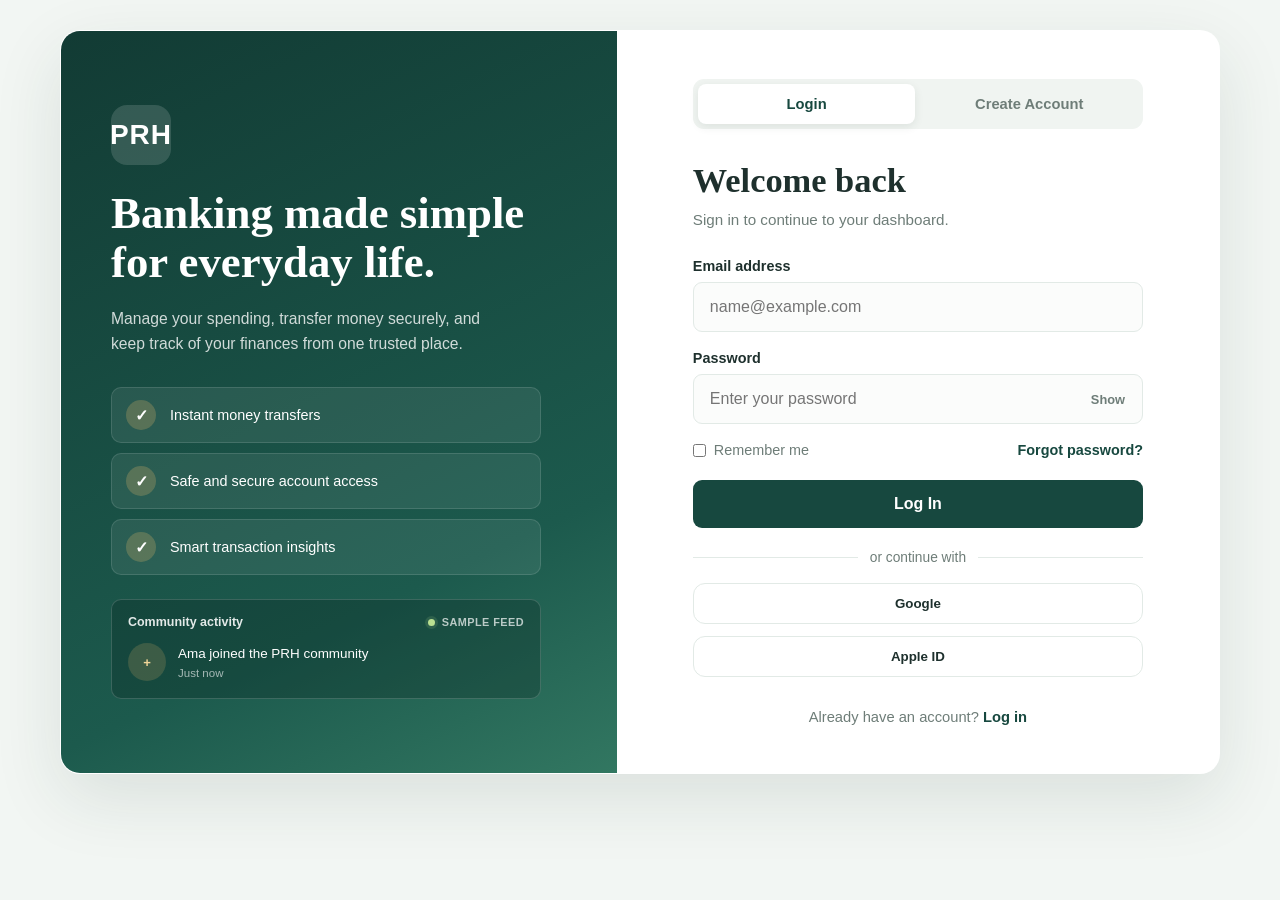
<file: index.html>
<!DOCTYPE html>
<html lang="en">
<head>
  <meta charset="UTF-8" />
  <meta name="viewport" content="width=device-width, initial-scale=1.0" />
  <title>PRH | Login</title>
  <link rel="stylesheet" href="wallet.css" />
  <style>
    :root {
      --primary: #17483f;
      --primary-dark: #10352f;
      --accent: #36836f;
      --text: #1e302d;
      --muted: #6e7d78;
      --line: #e2eae6;
      --bg: #f2f6f3;
      --white: #ffffff;
      --success: #247650;
      --error: #bd5148;
      --soft: #edf4ef;
    }

    * { box-sizing: border-box; margin: 0; padding: 0; }

    body {
      font-family: "Avenir Next", Avenir, "Segoe UI", sans-serif;
      background-color: var(--bg);
      background-image: linear-gradient(rgba(23, 72, 63, 0.025) 1px, transparent 1px), linear-gradient(90deg, rgba(23, 72, 63, 0.025) 1px, transparent 1px);
      background-size: 32px 32px;
      animation: ambientGrid 48s linear infinite;
      color: var(--text);
      min-height: 100vh;
      padding: 30px;
    }

    .hidden { display: none !important; }

    .coin-rain {
      position: absolute;
      z-index: 0;
      inset: 0;
      overflow: hidden;
      opacity: 0.5;
      pointer-events: none;
    }

    .falling-coin {
      position: absolute;
      top: -12vh;
      left: var(--coin-left);
      width: var(--coin-size);
      aspect-ratio: 1;
      border: 1px solid rgba(132, 91, 22, 0.56);
      border-radius: 50%;
      background: linear-gradient(135deg, #fff0ad 0%, #e3b64e 48%, #b27a24 100%);
      box-shadow: inset 0 0 0 3px rgba(255, 247, 208, 0.38), 0 3px 8px rgba(51, 47, 28, 0.12);
      opacity: 0;
      animation: coinFall var(--coin-duration) linear var(--coin-delay) infinite;
      will-change: transform;
    }

    .falling-coin::before {
      content: "";
      position: absolute;
      inset: 23%;
      border: 1px solid rgba(126, 84, 19, 0.56);
      border-radius: 50%;
    }

    .auth-shell { position: relative; z-index: 1; }

    .auth-shell {
      width: min(1160px, 100%);
      margin: 0 auto;
      background: var(--white);
      border: 1px solid rgba(255,255,255,0.9);
      border-radius: 20px;
      box-shadow: 0 24px 70px rgba(31, 58, 49, 0.11);
      display: grid;
      grid-template-columns: 0.96fr 1.04fr;
      overflow: hidden;
      min-height: 690px;
    }

    .brand-panel {
      background: linear-gradient(155deg, #123b34 0%, #1c5a4d 72%, #327761 100%);
      color: var(--white);
      position: relative;
      isolation: isolate;
      padding: 54px 50px;
      display: flex;
      flex-direction: column;
      justify-content: center;
    }

    .brand-panel > :not(.coin-rain) { position: relative; z-index: 1; }

    .brand-tag {
      display: inline-flex;
      align-items: center;
      justify-content: center;
      width: 60px;
      height: 60px;
      border-radius: 16px;
      background: rgba(255,255,255,0.14);
      font-size: 28px;
      font-weight: 800;
      letter-spacing: 1px;
      margin-bottom: 24px;
    }

    .brand-panel h1 {
      font-family: Georgia, "Times New Roman", serif;
      font-size: clamp(2.3rem, 3.5vw, 3.25rem);
      line-height: 1.1;
      margin-bottom: 18px;
      max-width: 440px;
    }

    .brand-panel p {
      color: rgba(255,255,255,0.8);
      max-width: 400px;
      font-size: 0.98rem;
      line-height: 1.65;
      margin-bottom: 30px;
    }

    .feature-list {
      display: grid;
      gap: 10px;
      max-width: 430px;
    }

    .feature-item {
      display: flex;
      align-items: center;
      gap: 14px;
      background: rgba(255,255,255,0.075);
      border: 1px solid rgba(255,255,255,0.12);
      padding: 12px 14px;
      border-radius: 10px;
      font-size: 0.9rem;
    }

    .feature-icon {
      width: 30px;
      height: 30px;
      border-radius: 50%;
      background: rgba(212, 176, 105, 0.28);
      display: grid;
      place-items: center;
      font-weight: 700;
      font-size: 16px;
    }

    .activity-panel {
      max-width: 430px;
      margin-top: 24px;
      padding: 15px 16px;
      border: 1px solid rgba(255,255,255,0.16);
      border-radius: 10px;
      background: rgba(8, 35, 30, 0.28);
    }

    .activity-heading {
      display: flex;
      align-items: center;
      justify-content: space-between;
      gap: 12px;
      margin-bottom: 12px;
      font-size: 0.78rem;
      font-weight: 700;
      color: rgba(255,255,255,0.88);
    }

    .activity-label {
      display: inline-flex;
      align-items: center;
      gap: 7px;
      color: rgba(255,255,255,0.7);
      font-size: 0.68rem;
      font-weight: 700;
      letter-spacing: 0.04em;
      text-transform: uppercase;
    }

    .activity-dot {
      width: 7px;
      height: 7px;
      border-radius: 50%;
      background: #b9df91;
      box-shadow: 0 0 0 3px rgba(185,223,145,0.13);
      animation: activityPulse 1.8s ease-out infinite;
    }

    .activity-item {
      display: flex;
      align-items: center;
      gap: 12px;
      min-height: 42px;
    }

    .activity-item.is-updating { animation: activityEnter 0.35s ease; }

    .activity-mark {
      display: grid;
      place-items: center;
      width: 38px;
      height: 38px;
      flex: 0 0 38px;
      border-radius: 50%;
      background: rgba(212,176,105,0.2);
      color: #f1d599;
      font-size: 0.82rem;
      font-weight: 800;
    }

    .activity-copy { min-width: 0; }
    .activity-copy p { margin: 0; color: var(--white); font-size: 0.84rem; line-height: 1.4; }
    .activity-copy time { display: block; margin-top: 3px; color: rgba(255,255,255,0.62); font-size: 0.72rem; }

    @keyframes activityPulse {
      50% { box-shadow: 0 0 0 5px rgba(185,223,145,0.04); }
    }

    @keyframes activityEnter {
      from { opacity: 0; transform: translateY(5px); }
      to { opacity: 1; transform: translateY(0); }
    }

    .form-panel {
      background: var(--white);
      padding: 48px clamp(34px, 6vw, 76px);
      display: flex;
      flex-direction: column;
      justify-content: center;
    }

    .tab-switch {
      display: inline-flex;
      background: #f0f4f1;
      padding: 5px;
      border-radius: 11px;
      width: 100%;
      margin-bottom: 32px;
      gap: 5px;
    }

    .tab-btn {
      border: none;
      background: transparent;
      flex: 1;
      padding: 12px 14px;
      border-radius: 8px;
      font-size: 0.92rem;
      font-weight: 700;
      color: var(--muted);
      cursor: pointer;
      transition: 0.2s ease;
    }

    .tab-btn.active {
      background: var(--white);
      color: var(--primary);
      box-shadow: 0 3px 10px rgba(31, 58, 49, 0.09);
    }

    .auth-form {
      display: none;
      animation: fadeIn 0.25s ease;
    }

    .auth-form.active { display: block; }

    @keyframes fadeIn {
      from { opacity: 0; transform: translateY(8px); }
      to { opacity: 1; transform: translateY(0); }
    }

    .form-header { margin-bottom: 26px; }
    .form-header h2 { font-family: Georgia, "Times New Roman", serif; font-size: 2.15rem; margin-bottom: 8px; }
    .form-header p { color: var(--muted); line-height: 1.6; font-size: 0.95rem; }

    .field { margin-bottom: 18px; }
    .field label {
      display: block;
      margin-bottom: 8px;
      font-size: 0.9rem;
      font-weight: 600;
      color: var(--text);
    }

    .input-wrap {
      position: relative;
    }

    .input-wrap input {
      width: 100%;
      height: 50px;
      border: 1px solid var(--line);
      border-radius: 9px;
      padding: 0 16px;
      font-size: 1rem;
      outline: none;
      transition: 0.2s ease;
      background: #fbfcfb;
    }

    .input-wrap input:focus {
      border-color: rgba(23,72,63,0.48);
      box-shadow: 0 0 0 3px rgba(23,72,63,0.09);
      background: var(--white);
    }

    .password-wrap input {
      padding-right: 52px;
    }

    .toggle-password {
      position: absolute;
      top: 50%;
      right: 12px;
      transform: translateY(-50%);
      border: none;
      background: transparent;
      color: var(--muted);
      font-size: 0.8rem;
      font-weight: 700;
      cursor: pointer;
      padding: 4px 6px;
    }

    .row {
      display: grid;
      grid-template-columns: 1fr 1fr;
      gap: 14px;
    }

    .inline-row {
      display: flex;
      justify-content: space-between;
      align-items: center;
      gap: 12px;
      margin: 14px 0 22px;
      color: var(--muted);
      font-size: 0.9rem;
    }

    .checkbox {
      display: inline-flex;
      align-items: center;
      gap: 8px;
      cursor: pointer;
    }

    .checkbox input { accent-color: var(--primary); }
    .link { color: var(--primary); text-decoration: none; font-weight: 600; }

    .primary-btn {
      width: 100%;
      border: none;
      border-radius: 9px;
      background: var(--primary);
      color: var(--white);
      padding: 15px 18px;
      font-size: 1rem;
      font-weight: 700;
      cursor: pointer;
      transition: background 0.2s ease, transform 0.2s ease;
    }

    .primary-btn:hover {
      background: var(--primary-dark);
      transform: translateY(-1px);
    }

    .divider {
      display: flex;
      align-items: center;
      gap: 12px;
      margin: 22px 0 18px;
      color: var(--muted);
      font-size: 0.86rem;
    }

    .divider::before,
    .divider::after {
      content: "";
      height: 1px;
      flex: 1;
      background: var(--line);
    }

    .social-btn {
      width: 100%;
      border: 1px solid var(--line);
      border-radius: 12px;
      background: var(--white);
      padding: 12px 14px;
      font-weight: 600;
      color: var(--text);
      cursor: pointer;
      margin-bottom: 12px;
    }

    .meta-copy {
      margin-top: 20px;
      text-align: center;
      color: var(--muted);
      font-size: 0.92rem;
    }

    .status-message {
      margin-top: 16px;
      border-radius: 12px;
      padding: 12px 14px;
      font-size: 0.92rem;
      display: none;
    }

    .status-message.success {
      display: block;
      background: #eafaf2;
      color: var(--success);
      border: 1px solid rgba(30,159,103,0.2);
    }

    .status-message.error {
      display: block;
      background: #fff1f1;
      color: var(--error);
      border: 1px solid rgba(217,77,77,0.15);
    }

    .dashboard-shell {
      position: relative;
      isolation: isolate;
      max-width: 1280px;
      margin: 0 auto;
      background: #f8faf8;
      border: 1px solid rgba(255,255,255,0.9);
      border-radius: 18px;
      overflow: hidden;
      box-shadow: 0 22px 60px rgba(31, 58, 49, 0.10);
    }

    .dashboard-shell::before {
      content: "";
      position: absolute;
      z-index: 0;
      top: 0;
      right: 0;
      width: min(760px, 72%);
      height: 430px;
      pointer-events: none;
      opacity: 0.72;
      background-image:
        repeating-linear-gradient(90deg, transparent 0 47px, rgba(23, 72, 63, 0.045) 48px),
        repeating-linear-gradient(0deg, transparent 0 47px, rgba(23, 72, 63, 0.04) 48px),
        linear-gradient(145deg, transparent 49.5%, rgba(54, 131, 111, 0.1) 49.8%, rgba(54, 131, 111, 0.1) 50.1%, transparent 50.4%);
      background-size: 48px 48px, 48px 48px, 180% 100%;
      mask-image: linear-gradient(to bottom, #000 0%, rgba(0, 0, 0, 0.65) 48%, transparent 100%);
      animation: marketDrift 34s linear infinite;
    }

    .dashboard-shell > * { position: relative; z-index: 1; }

    @keyframes ambientGrid {
      to { background-position: 32px 32px, 32px 32px; }
    }

    @keyframes marketDrift {
      from { background-position: 0 0, 0 0, 100% 0; }
      to { background-position: 48px 48px, 48px 48px, 0 0; }
    }

    @keyframes coinFall {
      0% { opacity: 0; transform: translate3d(0, -10vh, 0) rotateY(0deg) rotateZ(0deg); }
      8%, 88% { opacity: 0.5; }
      100% { opacity: 0; transform: translate3d(var(--coin-drift), 120vh, 0) rotateY(900deg) rotateZ(360deg); }
    }

    @media (prefers-reduced-motion: reduce) {
      body, .dashboard-shell::before, .activity-dot { animation: none; }
      .activity-item.is-updating, .activity-entry.is-active { animation: none; }
      .falling-coin {
        top: var(--coin-rest);
        opacity: 0.22;
        animation: none;
        transform: none;
      }
    }

    .topbar {
      background: var(--white);
      border-bottom: 1px solid var(--line);
      padding: 18px 36px;
      display: flex;
      align-items: center;
      justify-content: space-between;
      gap: 20px;
    }

    .brand-mini {
      display: flex;
      align-items: center;
      gap: 12px;
      font-weight: 800;
      color: var(--primary);
      font-size: 1.4rem;
    }

    .brand-mini-mark {
      width: 40px;
      height: 40px;
      border-radius: 10px;
      background: var(--primary);
      color: var(--white);
      display: grid;
      place-items: center;
      font-size: 0.85rem;
    }

    .profile-chip {
      display: inline-flex;
      align-items: center;
      gap: 12px;
      background: transparent;
      border-radius: 999px;
      padding: 10px 16px;
      font-weight: 600;
      color: var(--primary);
    }

    .avatar {
      width: 32px;
      height: 32px;
      border-radius: 50%;
      display: grid;
      place-items: center;
      background: #e2ece6;
      color: var(--primary);
      font-size: 0.8rem;
      font-weight: 700;
    }

    .dashboard-body { padding: 34px 36px 42px; }

    .welcome-row {
      display: flex;
      justify-content: space-between;
      align-items: center;
      margin-bottom: 24px;
      padding-bottom: 22px;
      border-bottom: 1px solid var(--line);
      gap: 20px;
    }

    .welcome-row h1 {
      font-family: Georgia, "Times New Roman", serif;
      font-size: 2rem;
      margin-bottom: 8px;
    }

    .welcome-row p { color: var(--muted); }

    .logout-btn {
      border: 1px solid var(--line);
      background: transparent;
      color: var(--text);
      border-radius: 8px;
      padding: 12px 18px;
      font-weight: 700;
      cursor: pointer;
    }

    .balance-card {
      background: linear-gradient(135deg, #17483f, #216655);
      color: var(--white);
      border-radius: 14px;
      padding: 28px 32px;
      box-shadow: 0 14px 28px rgba(23,72,63,0.14);
      margin-bottom: 18px;
      max-width: none;
    }

    .balance-label { opacity: 0.8; font-size: 0.9rem; margin-bottom: 12px; }
    .balance-value {
      font-size: 2.8rem;
      font-weight: 800;
      margin-bottom: 18px;
    }
    .account-line {
      font-size: 0.82rem;
      opacity: 0.8;
      letter-spacing: 0.05em;
      text-transform: uppercase;
    }

    .market-visuals {
      display: grid;
      grid-template-columns: 1.5fr 0.9fr;
      gap: 16px;
      margin-bottom: 24px;
    }

    .portfolio-card {
      background: #ffffff;
      border: 1px solid var(--line);
      border-radius: 16px;
      padding: 18px;
      box-shadow: 0 12px 28px rgba(21, 38, 33, 0.05);
    }

    .portfolio-hero {
      background: linear-gradient(135deg, #123b34 0%, #1d5c50 58%, #2d7a68 100%);
      color: var(--white);
      position: relative;
      overflow: hidden;
      min-height: 230px;
    }

    .portfolio-hero::before {
      content: "";
      position: absolute;
      width: 180px;
      height: 180px;
      right: -30px;
      bottom: -55px;
      border-radius: 50%;
      background: rgba(255,255,255,0.08);
    }

    .portfolio-header {
      position: relative;
      z-index: 1;
      display: flex;
      align-items: center;
      justify-content: space-between;
      gap: 12px;
      margin-bottom: 16px;
    }

    .portfolio-kicker {
      color: rgba(255,255,255,0.7);
      text-transform: uppercase;
      letter-spacing: 0.08em;
      font-size: 0.7rem;
      font-weight: 800;
      margin-bottom: 6px;
    }

    .portfolio-header h3 {
      font-size: 1.15rem;
      font-weight: 800;
    }

    .growth-pill {
      display: inline-flex;
      align-items: center;
      gap: 6px;
      border-radius: 999px;
      background: rgba(255,255,255,0.12);
      border: 1px solid rgba(255,255,255,0.18);
      padding: 8px 10px;
      font-size: 0.8rem;
      font-weight: 800;
    }

    .chart-area {
      position: relative;
      z-index: 1;
      height: 150px;
      border-radius: 12px;
      background: rgba(255,255,255,0.06);
      border: 1px solid rgba(255,255,255,0.12);
      overflow: hidden;
      margin-bottom: 16px;
    }

    .chart-area svg {
      width: 100%;
      height: 100%;
      display: block;
    }

    .portfolio-meta {
      position: relative;
      z-index: 1;
      display: grid;
      grid-template-columns: repeat(2, minmax(0, 1fr));
      gap: 12px;
    }

    .portfolio-meta div {
      display: flex;
      flex-direction: column;
      gap: 4px;
    }

    .portfolio-meta span {
      color: rgba(255,255,255,0.7);
      font-size: 0.74rem;
      text-transform: uppercase;
      letter-spacing: 0.08em;
    }

    .portfolio-meta strong {
      font-size: 1rem;
      font-weight: 800;
    }

    .mini-stat-grid {
      display: grid;
      grid-template-columns: 1fr 1fr;
      gap: 12px;
    }

    .mini-card {
      min-height: 110px;
      display: flex;
      flex-direction: column;
      justify-content: space-between;
    }

    .wide-card {
      grid-column: 1 / -1;
      min-height: 102px;
    }

    .mini-top {
      display: flex;
      align-items: center;
      justify-content: space-between;
      gap: 8px;
      margin-bottom: 12px;
    }

    .mini-label {
      color: var(--muted);
      font-size: 0.72rem;
      letter-spacing: 0.06em;
      text-transform: uppercase;
      font-weight: 700;
    }

    .mini-trend {
      font-size: 0.72rem;
      font-weight: 800;
      color: var(--success);
    }

    .mini-trend.neutral {
      color: var(--primary);
    }

    .mini-card h4 {
      font-size: 1.1rem;
      color: var(--primary);
      margin-bottom: 10px;
    }

    .spark-bar {
      display: flex;
      align-items: end;
      gap: 5px;
      height: 36px;
      padding-top: 6px;
    }

    .spark-bar span {
      display: block;
      flex: 1;
      border-radius: 999px 999px 0 0;
      background: linear-gradient(180deg, rgba(54,131,111,0.9), rgba(54,131,111,0.3));
    }

    .spark-bar span:nth-child(1) { height: 32%; }
    .spark-bar span:nth-child(2) { height: 44%; }
    .spark-bar span:nth-child(3) { height: 58%; }
    .spark-bar span:nth-child(4) { height: 70%; }
    .spark-bar span:nth-child(5) { height: 82%; }
    .spark-bar span:nth-child(6) { height: 100%; }

    .spark-flat span {
      background: linear-gradient(180deg, rgba(23,72,63,0.5), rgba(23,72,63,0.16));
    }

    .asset-mix {
      display: flex;
      height: 12px;
      border-radius: 999px;
      overflow: hidden;
      margin: 6px 0 12px;
    }

    .asset-mix span {
      display: block;
      height: 100%;
    }

    .mix-1 { flex: 1.7; background: linear-gradient(90deg, #1d5c50, #2c7f6a); }
    .mix-2 { flex: 1.2; background: linear-gradient(90deg, #d1b66d, #f4d98d); }
    .mix-3 { flex: 1; background: linear-gradient(90deg, #b4d9ca, #e6f2ec); }

    .asset-legend {
      display: flex;
      flex-wrap: wrap;
      gap: 10px 12px;
      color: var(--muted);
      font-size: 0.72rem;
      font-weight: 600;
    }

    .asset-legend span {
      display: inline-flex;
      align-items: center;
      gap: 6px;
    }

    .dot {
      width: 8px;
      height: 8px;
      border-radius: 50%;
      display: inline-block;
    }

    .dot-one { background: #2c7f6a; }
    .dot-two { background: #d4b069; }
    .dot-three { background: #b7d9c7; }

    .dashboard-tools {
      display: grid;
      grid-template-columns: minmax(0, 1fr) minmax(260px, 0.72fr);
      gap: 24px;
      margin-bottom: 24px;
    }

    .referral-panel {
      background: var(--white);
      border: 1px solid var(--line);
      border-radius: 12px;
      padding: 22px 24px;
    }

    .referral-panel h2 { font-size: 1.05rem; margin-bottom: 8px; }
    .referral-panel p { color: var(--muted); font-size: 0.9rem; margin-bottom: 16px; }

    .referral-code-row {
      display: flex;
      align-items: center;
      justify-content: space-between;
      gap: 12px;
    }

    .referral-code {
      font-weight: 800;
      letter-spacing: 0.06em;
      color: var(--primary);
      overflow-wrap: anywhere;
    }

    .copy-btn {
      border: 1px solid var(--line);
      border-radius: 10px;
      background: var(--white);
      color: var(--primary);
      padding: 9px 12px;
      font-weight: 700;
      cursor: pointer;
      flex: 0 0 auto;
    }

    .dashboard-status {
      min-height: 1.25rem;
      margin-top: 12px;
      font-size: 0.88rem;
      color: var(--success);
    }

    .jobs-section { margin-bottom: 24px; }
    .jobs-intro { color: var(--muted); margin: 0 24px 18px; font-size: 0.92rem; line-height: 1.5; }
    .job-grid {
      display: grid;
      grid-template-columns: repeat(5, minmax(0, 1fr));
      gap: 12px;
      padding: 0 20px 20px;
    }

    .job-option {
      min-width: 0;
      border: 1px solid var(--line);
      border-radius: 10px;
      padding: 16px 14px;
      background: #fcfdfc;
    }

    .job-option h3 { margin-bottom: 14px; color: var(--primary); font-size: 1rem; }
    .job-option dl { display: grid; gap: 10px; margin-bottom: 16px; }
    .job-option dl div { display: flex; flex-direction: column; gap: 3px; }
    .job-option dt { color: var(--muted); font-size: 0.76rem; }
    .job-option dd { font-size: 0.91rem; font-weight: 700; overflow-wrap: anywhere; }
    .job-option .action-btn { width: 100%; padding: 10px 8px; font-size: 0.86rem; }
    .job-option .action-btn:disabled { opacity: 0.52; cursor: not-allowed; transform: none; }
    .active-job-summary { margin: 0 20px 20px; padding: 16px; border-radius: 9px; background: var(--soft); }
    .active-job-summary strong { display: block; margin-bottom: 6px; color: var(--primary); }
    .active-job-summary p { color: var(--muted); font-size: 0.9rem; line-height: 1.5; }

    .action-row {
      display: flex;
      gap: 16px;
      flex-wrap: wrap;
      margin-bottom: 14px;
    }

    .action-btn {
      border: none;
      border-radius: 9px;
      padding: 14px 18px;
      font-size: 1rem;
      font-weight: 700;
      cursor: pointer;
      transition: transform 0.2s ease;
    }

    .action-btn:hover { transform: translateY(-1px); }
    .action-btn.primary { background: var(--primary); color: var(--white); }
    .action-btn.secondary { background: var(--white); color: var(--primary); border: 1px solid var(--line); }

    .money-dialog {
      width: min(420px, calc(100% - 32px));
      border: 0;
      border-radius: 12px;
      padding: 26px;
      color: var(--text);
      box-shadow: 0 24px 70px rgba(23, 32, 51, 0.25);
      margin: auto;
    }

    .money-dialog::backdrop { background: rgba(16, 27, 46, 0.48); }
    .money-dialog h2 { font-size: 1.4rem; margin-bottom: 8px; }
    .money-dialog p { color: var(--muted); margin-bottom: 20px; }
    .money-dialog .field { margin-bottom: 20px; }
    .money-dialog .dashboard-status { margin: -8px 0 16px; }
    .dialog-actions { display: flex; gap: 10px; }
    .dialog-actions button { flex: 1; }
    .cancel-btn {
      border: 1px solid var(--line);
      border-radius: 9px;
      padding: 14px 16px;
      background: var(--white);
      color: var(--text);
      font-weight: 700;
      cursor: pointer;
    }

    .panel {
      background: var(--white);
      border-radius: 12px;
      border: 1px solid var(--line);
      overflow: hidden;
    }

    .panel-header {
      padding: 22px 24px 16px;
      font-size: 1.2rem;
      font-weight: 700;
      border-bottom: 1px solid var(--line);
    }

    .transactions { list-style: none; }

    .transaction {
      display: flex;
      justify-content: space-between;
      gap: 16px;
      align-items: center;
      padding: 22px 24px;
      border-bottom: 1px solid #edf1ee;
    }

    .transaction:last-child { border-bottom: none; }
    .transaction-main {
      display: flex;
      align-items: center;
      gap: 14px;
    }

    .txn-icon {
      width: 42px;
      height: 42px;
      border-radius: 50%;
      display: grid;
      place-items: center;
      font-weight: 700;
    }

    .txn-icon.in { background: #eafaf2; color: var(--success); }
    .txn-icon.out { background: #fff1f1; color: var(--error); }

    .txn-name { font-weight: 700; margin-bottom: 4px; }
    .txn-date { font-size: 0.8rem; color: var(--muted); }

    .txn-amount {
      font-size: 1.05rem;
      font-weight: 800;
      white-space: nowrap;
    }

    .txn-amount.in { color: var(--success); }
    .txn-amount.out { color: var(--error); }

    .live-activity { margin-bottom: 24px; }
    .activity-feed { min-height: 76px; list-style: none; }
    .activity-entry {
      display: none;
      align-items: center;
      gap: 12px;
      padding: 14px 20px;
    }
    .activity-entry.is-active { display: flex; animation: activityEnter 0.35s ease; }
    .activity-avatar {
      display: grid;
      place-items: center;
      width: 38px;
      height: 38px;
      flex: 0 0 38px;
      border-radius: 50%;
      background: #eaf3ed;
      color: var(--primary);
      font-size: 0.78rem;
      font-weight: 800;
    }
    .activity-entry-copy { min-width: 0; flex: 1; }
    .activity-entry-copy p { font-size: 0.9rem; line-height: 1.4; }
    .activity-entry-copy time { display: block; margin-top: 3px; color: var(--muted); font-size: 0.78rem; }
    .activity-empty { padding: 18px 20px; color: var(--muted); font-size: 0.9rem; }
    .activity-kind {
      flex: 0 0 auto;
      padding: 4px 7px;
      border-radius: 999px;
      background: #f0f3f1;
      color: var(--muted);
      font-size: 0.65rem;
      font-weight: 800;
      text-transform: uppercase;
    }
    .activity-disclaimer { padding: 0 20px 14px; color: var(--muted); font-size: 0.76rem; }

    .dashboard-nav {
      position: fixed;
      z-index: 5;
      left: 50%;
      bottom: max(14px, env(safe-area-inset-bottom));
      display: grid;
      grid-template-columns: repeat(4, minmax(0, 1fr));
      width: min(440px, calc(100% - 28px));
      padding: 7px;
      border: 1px solid rgba(226, 234, 230, 0.95);
      border-radius: 14px;
      background: rgba(255,255,255,0.96);
      box-shadow: 0 12px 32px rgba(26, 54, 46, 0.18);
      transform: translateX(-50%);
      backdrop-filter: blur(12px);
    }
    .dashboard-nav button {
      display: grid;
      justify-items: center;
      gap: 3px;
      min-width: 0;
      min-height: 52px;
      border: 0;
      border-radius: 9px;
      background: transparent;
      color: var(--muted);
      font: inherit;
      font-size: 0.72rem;
      font-weight: 700;
      cursor: pointer;
    }
    .dashboard-nav button[aria-current="page"] { background: var(--soft); color: var(--primary); }
    .nav-icon { font-size: 1.12rem; line-height: 1; }
    .dashboard-shell { margin-bottom: 88px; }

    .task-page { max-width: 900px; margin: 0 auto; padding-bottom: 100px; }
    .task-heading { margin-bottom: 24px; }
    .task-heading h1 { font-family: Georgia, "Times New Roman", serif; font-size: 2rem; margin-bottom: 8px; }
    .task-heading p { color: var(--muted); line-height: 1.55; }
    .task-summary {
      display: flex;
      align-items: center;
      justify-content: space-between;
      gap: 16px;
      margin-bottom: 20px;
      padding: 18px 20px;
      background: var(--soft);
      border: 1px solid var(--line);
      border-radius: 10px;
    }
    .task-summary strong { display: block; margin-bottom: 4px; color: var(--primary); }
    .task-summary span { color: var(--muted); font-size: 0.88rem; }
    .task-points { color: var(--primary); font-size: 1.2rem; font-weight: 800; white-space: nowrap; }
    .task-workspace { padding: 24px; }
    .task-type { margin-bottom: 8px; color: var(--accent); font-size: 0.76rem; font-weight: 800; text-transform: uppercase; }
    .task-workspace h2 { margin-bottom: 8px; font-size: 1.15rem; }
    .task-instructions { margin-bottom: 20px; color: var(--muted); font-size: 0.9rem; line-height: 1.5; }
    .task-passage {
      margin-bottom: 18px;
      padding: 18px;
      border-left: 3px solid #d7b55c;
      background: #f8f8f3;
      color: #35413d;
      font-family: Georgia, "Times New Roman", serif;
      font-size: 1rem;
      line-height: 1.8;
    }
    .task-consent { display: flex; align-items: flex-start; gap: 9px; margin: 18px 0; color: var(--text); font-size: 0.9rem; }
    .task-consent input { margin-top: 3px; accent-color: var(--primary); }
    .task-controls { display: flex; align-items: center; gap: 14px; flex-wrap: wrap; }
    .task-countdown { min-width: 130px; color: var(--muted); font-variant-numeric: tabular-nums; font-weight: 700; }
    .task-note { margin-top: 16px; color: var(--muted); font-size: 0.8rem; line-height: 1.5; }
    .task-status { min-height: 1.5rem; margin-top: 14px; color: var(--success); font-size: 0.9rem; font-weight: 700; }
    #startTaskBtn:disabled, #submitTaskBtn:disabled { opacity: 0.55; cursor: not-allowed; transform: none; }

    .reward-dialog { text-align: center; }
    .reward-dialog p { line-height: 1.5; }
    .reward-wheel-wrap { position: relative; width: 250px; margin: 20px auto; }
    .reward-pointer {
      position: absolute;
      z-index: 2;
      top: -7px;
      left: 50%;
      width: 0;
      height: 0;
      border-right: 12px solid transparent;
      border-left: 12px solid transparent;
      border-top: 22px solid #bd5148;
      transform: translateX(-50%);
    }
    .reward-wheel {
      display: grid;
      place-items: center;
      width: 250px;
      aspect-ratio: 1;
      border: 7px solid #fff;
      border-radius: 50%;
      background: conic-gradient(#e7bd5d 0deg 45deg, #397d68 45deg 90deg, #f0d88f 90deg 135deg, #24594d 135deg 180deg, #e7bd5d 180deg 225deg, #397d68 225deg 270deg, #f0d88f 270deg 315deg, #24594d 315deg 360deg);
      box-shadow: 0 0 0 1px var(--line), 0 8px 20px rgba(23,72,63,0.15);
      transition: transform 4s cubic-bezier(0.12, 0.72, 0.12, 1);
    }
    .reward-wheel-center {
      position: relative;
      z-index: 1;
      display: grid;
      place-items: center;
      width: 74px;
      aspect-ratio: 1;
      border: 4px solid #fff;
      border-radius: 50%;
      background: var(--primary);
      color: #fff;
      font-size: 1.4rem;
      font-weight: 800;
      box-shadow: 0 3px 10px rgba(16,53,47,0.3);
    }
    .reward-wheel-value {
      position: absolute;
      left: var(--value-x);
      top: var(--value-y);
      padding: 3px 5px;
      border-radius: 999px;
      background: rgba(255,255,255,0.82);
      color: var(--primary-dark);
      font-size: 0.64rem;
      font-weight: 800;
      line-height: 1;
      white-space: nowrap;
      transform: translate(-50%, -50%);
    }
    .reward-status { min-height: 1.5rem; margin: 12px 0 18px; color: var(--success); font-weight: 700; }
    .reward-spin-btn:disabled { opacity: 0.55; cursor: not-allowed; }

    @media (max-width: 860px) {
      body { padding: 18px; }
      .auth-shell { grid-template-columns: 1fr; min-height: unset; max-width: 620px; }
      .brand-panel { padding: 34px 32px 28px; }
      .form-panel { padding: 32px; }
      .dashboard-shell { max-width: 820px; }
      .dashboard-body { padding: 28px 24px 34px; }
      .market-visuals { grid-template-columns: 1fr; }
      .dashboard-tools { grid-template-columns: 1fr; gap: 8px; }
      .job-grid { grid-template-columns: repeat(2, minmax(0, 1fr)); }
      .topbar { padding: 15px 24px; }
      .welcome-row { flex-direction: column; align-items: flex-start; }
      .balance-card { margin-bottom: 16px; }
      .dashboard-shell { margin-bottom: 88px; }
    }

    @media (max-width: 500px) {
      body { padding: 10px; }
      .auth-shell { border-radius: 14px; }
      .brand-panel { padding: 25px 22px 22px; }
      .brand-tag { width: 48px; height: 48px; border-radius: 12px; font-size: 20px; margin-bottom: 16px; }
      .brand-panel h1 { font-size: 2rem; max-width: 340px; }
      .brand-panel p { font-size: 0.9rem; margin-bottom: 0; }
      .feature-list { display: none; }
      .form-panel { padding: 24px 20px; }
      .form-header h2 { font-size: 1.8rem; }
      .row { grid-template-columns: 1fr; }
      .row .field { margin-bottom: 0; }
      .inline-row { align-items: flex-start; flex-direction: column; }
      .dashboard-shell { border-radius: 12px; }
      .dashboard-body { padding: 22px 16px 26px; }
      .topbar { padding: 12px 16px; }
      .welcome-row { gap: 12px; }
      .welcome-row h1 { font-size: 1.65rem; }
      .balance-card { padding: 23px 20px; }
      .balance-value { font-size: 2.2rem; }
      .market-visuals { gap: 12px; }
      .portfolio-card { padding: 14px; }
      .mini-stat-grid { grid-template-columns: 1fr; }
      .action-row { gap: 10px; }
      .action-btn { flex: 1; }
      .job-grid { grid-template-columns: 1fr; padding: 0 14px 14px; }
      .jobs-intro { margin: 0 16px 16px; }
      .active-job-summary { margin: 0 14px 14px; }
      .transaction { flex-direction: column; align-items: flex-start; }
      .reward-wheel-wrap, .reward-wheel { width: 220px; }
      .task-workspace { padding: 20px 16px; }
      .task-summary { align-items: flex-start; flex-direction: column; }
      .task-heading h1 { font-size: 1.7rem; }
    }
  </style>
</head>
<body>
  <style>
    #cloudWalletRoot { display: none !important; }
    body { background: var(--bg); }
    .auth-shell { display: grid; }
  </style>
  <div id="cloudWalletRoot">
    <header class="wallet-topbar">
      <a class="wallet-brand" href="index.html" aria-label="PRH home"><span class="wallet-brand-mark">PRH</span><span>PRH Wallet</span></a>
      <nav class="wallet-user-nav" id="cloudSignedInNav" hidden>
        <span id="cloudUserEmail"></span>
        <a class="wallet-admin-link" id="cloudAdminLink" href="admin.html" hidden>Admin</a>
        <button class="wallet-button wallet-button-quiet" id="cloudSignOut" type="button">Sign out</button>
      </nav>
    </header>
    <main class="wallet-main">
      <div class="wallet-notice wallet-notice-error" id="cloudSetupMessage" role="alert" hidden></div>
      <section class="wallet-auth" id="cloudAuthPanel">
        <div class="wallet-auth-heading">
          <p class="wallet-eyebrow">PRH WALLET</p>
          <h1 id="cloudAuthHeading">Welcome back</h1>
          <p id="cloudAuthDescription">Sign in to view your GHS balance and requests.</p>
        </div>
        <div class="wallet-auth-tabs" role="tablist" aria-label="Account access">
          <button class="wallet-auth-tab is-active" id="cloudLoginTab" type="button" aria-selected="true">Sign in</button>
          <button class="wallet-auth-tab" id="cloudSignupTab" type="button" aria-selected="false">Create account</button>
        </div>
        <form class="wallet-form" id="cloudLoginForm">
          <label for="cloudLoginEmail">Email</label>
          <input id="cloudLoginEmail" type="email" autocomplete="email" required />
          <label for="cloudLoginPassword">Password</label>
          <input id="cloudLoginPassword" type="password" autocomplete="current-password" required />
          <button class="wallet-button wallet-button-primary" type="submit">Sign in</button>
        </form>
        <form class="wallet-form" id="cloudSignupForm" hidden>
          <label for="cloudSignupName">Name</label>
          <input id="cloudSignupName" type="text" autocomplete="name" maxlength="100" required />
          <label for="cloudSignupEmail">Email</label>
          <input id="cloudSignupEmail" type="email" autocomplete="email" required />
          <label for="cloudSignupPassword">Password</label>
          <input id="cloudSignupPassword" type="password" autocomplete="new-password" minlength="8" required />
          <button class="wallet-button wallet-button-primary" type="submit">Create account</button>
        </form>
        <p class="wallet-status" id="cloudAuthStatus" role="status" aria-live="polite"></p>
      </section>

      <section class="wallet-dashboard" id="cloudDashboard" hidden>
        <div class="wallet-page-heading">
          <div><p class="wallet-eyebrow">ACCOUNT OVERVIEW</p><h1 id="cloudWelcome">Your wallet</h1></div>
          <button class="wallet-button wallet-button-quiet wallet-mobile-signout" id="cloudMobileSignOut" type="button">Sign out</button>
        </div>
        <section class="wallet-balance" aria-labelledby="cloudBalanceLabel">
          <p id="cloudBalanceLabel">Available balance</p>
          <strong id="cloudBalance">GHS 0.00</strong>
        </section>
        <p class="wallet-status" id="cloudWalletStatus" role="status" aria-live="polite"></p>
        <section class="wallet-request-grid" aria-label="Wallet requests">
          <form class="wallet-request-form" id="cloudDepositForm" data-kind="deposit">
            <h2>Deposit request</h2>
            <p>Submit a GHS amount for admin review.</p>
            <label for="cloudDepositAmount">Amount (GHS)</label>
            <input id="cloudDepositAmount" name="amount" type="number" min="0.01" max="1000000" step="0.01" required />
            <label for="cloudDepositNote">Reference or note</label>
            <input id="cloudDepositNote" name="note" type="text" maxlength="250" placeholder="Optional" />
            <button class="wallet-button wallet-button-primary" type="submit">Submit deposit request</button>
          </form>
          <form class="wallet-request-form" id="cloudWithdrawalForm" data-kind="withdrawal">
            <h2>Withdrawal request</h2>
            <p>Requests are checked against your available balance.</p>
            <label for="cloudWithdrawalAmount">Amount (GHS)</label>
            <input id="cloudWithdrawalAmount" name="amount" type="number" min="0.01" max="1000000" step="0.01" required />
            <label for="cloudWithdrawalNote">Payout details or note</label>
            <input id="cloudWithdrawalNote" name="note" type="text" maxlength="250" placeholder="Add payout details for admin review" />
            <button class="wallet-button wallet-button-primary" type="submit">Submit withdrawal request</button>
          </form>
        </section>
        <section class="wallet-history" aria-labelledby="cloudHistoryHeading">
          <div class="wallet-section-heading"><h2 id="cloudHistoryHeading">Your requests</h2><button class="wallet-button wallet-button-quiet" id="cloudRefreshRequests" type="button">Refresh</button></div>
          <div class="wallet-request-list" id="cloudRequestList"></div>
        </section>
      </section>
    </main>
    <footer class="wallet-footer">Deposit and withdrawal requests are processed after admin review.</footer>
  </div>
  <div id="authScreen" class="auth-shell">
    <aside class="brand-panel">
      <div class="coin-rain hidden" id="coinRain" aria-hidden="true">
        <span class="falling-coin" style="--coin-left: 4%; --coin-size: 22px; --coin-duration: 18s; --coin-delay: -7s; --coin-drift: 54px; --coin-rest: 8vh;"></span>
        <span class="falling-coin" style="--coin-left: 11%; --coin-size: 30px; --coin-duration: 23s; --coin-delay: -16s; --coin-drift: -38px; --coin-rest: 24vh;"></span>
        <span class="falling-coin" style="--coin-left: 18%; --coin-size: 18px; --coin-duration: 16s; --coin-delay: -11s; --coin-drift: 62px; --coin-rest: 42vh;"></span>
        <span class="falling-coin" style="--coin-left: 25%; --coin-size: 26px; --coin-duration: 21s; --coin-delay: -3s; --coin-drift: -48px; --coin-rest: 60vh;"></span>
        <span class="falling-coin" style="--coin-left: 32%; --coin-size: 20px; --coin-duration: 17s; --coin-delay: -13s; --coin-drift: 42px; --coin-rest: 78vh;"></span>
        <span class="falling-coin" style="--coin-left: 39%; --coin-size: 32px; --coin-duration: 24s; --coin-delay: -19s; --coin-drift: -56px; --coin-rest: 14vh;"></span>
        <span class="falling-coin" style="--coin-left: 46%; --coin-size: 19px; --coin-duration: 15s; --coin-delay: -5s; --coin-drift: 46px; --coin-rest: 34vh;"></span>
        <span class="falling-coin" style="--coin-left: 53%; --coin-size: 28px; --coin-duration: 22s; --coin-delay: -14s; --coin-drift: -42px; --coin-rest: 52vh;"></span>
        <span class="falling-coin" style="--coin-left: 60%; --coin-size: 21px; --coin-duration: 18s; --coin-delay: -9s; --coin-drift: 58px; --coin-rest: 70vh;"></span>
        <span class="falling-coin" style="--coin-left: 67%; --coin-size: 30px; --coin-duration: 23s; --coin-delay: -20s; --coin-drift: -52px; --coin-rest: 88vh;"></span>
        <span class="falling-coin" style="--coin-left: 74%; --coin-size: 18px; --coin-duration: 16s; --coin-delay: -2s; --coin-drift: 44px; --coin-rest: 18vh;"></span>
        <span class="falling-coin" style="--coin-left: 81%; --coin-size: 25px; --coin-duration: 20s; --coin-delay: -12s; --coin-drift: -60px; --coin-rest: 36vh;"></span>
        <span class="falling-coin" style="--coin-left: 88%; --coin-size: 20px; --coin-duration: 17s; --coin-delay: -6s; --coin-drift: 50px; --coin-rest: 56vh;"></span>
        <span class="falling-coin" style="--coin-left: 95%; --coin-size: 32px; --coin-duration: 24s; --coin-delay: -17s; --coin-drift: -40px; --coin-rest: 76vh;"></span>
      </div>
      <div class="brand-tag">PRH</div>
      <h1>Banking made simple for everyday life.</h1>
      <p>
        Manage your spending, transfer money securely, and keep track of your finances from one trusted place.
      </p>

      <div class="feature-list">
        <div class="feature-item">
          <div class="feature-icon">✓</div>
          <div>Instant money transfers</div>
        </div>
        <div class="feature-item">
          <div class="feature-icon">✓</div>
          <div>Safe and secure account access</div>
        </div>
        <div class="feature-item">
          <div class="feature-icon">✓</div>
          <div>Smart transaction insights</div>
        </div>
      </div>

      <section class="activity-panel" aria-label="Sample community activity">
        <div class="activity-heading">
          <span>Community activity</span>
          <span class="activity-label"><span class="activity-dot" aria-hidden="true"></span>Sample feed</span>
        </div>
        <div class="activity-item" id="activityItem" aria-live="polite" aria-atomic="true">
          <span class="activity-mark" id="activityMark" aria-hidden="true">+</span>
          <div class="activity-copy">
            <p id="activityText">Ama joined the PRH community</p>
            <time id="activityTime">Just now</time>
          </div>
        </div>
      </section>
    </aside>

    <main class="form-panel">
      <div class="tab-switch" aria-label="Authentication tabs">
        <button class="tab-btn active" type="button" data-target="loginForm">Login</button>
        <button class="tab-btn" type="button" data-target="signupForm">Create Account</button>
      </div>

      <form id="loginForm" class="auth-form active" novalidate>
        <div class="form-header">
          <h2>Welcome back</h2>
          <p>Sign in to continue to your dashboard.</p>
        </div>

        <div class="field">
          <label for="login-email">Email address</label>
          <div class="input-wrap">
            <input id="login-email" type="email" placeholder="name@example.com" required />
          </div>
        </div>

        <div class="field">
          <label for="login-password">Password</label>
          <div class="input-wrap password-wrap">
            <input id="login-password" type="password" placeholder="Enter your password" required />
            <button class="toggle-password" type="button" data-target="login-password">Show</button>
          </div>
        </div>

        <div class="inline-row">
          <label class="checkbox">
            <input type="checkbox" />
            <span>Remember me</span>
          </label>
          <a href="#" class="link">Forgot password?</a>
        </div>

        <button class="primary-btn" type="submit">Log In</button>

        <div class="divider">or continue with</div>

        <button class="social-btn" type="button">Google</button>
        <button class="social-btn" type="button">Apple ID</button>

        <div class="status-message" id="login-status"></div>
      </form>

      <form id="signupForm" class="auth-form" novalidate>
        <div class="form-header">
          <h2>Create account</h2>
          <p>Open your PRH account in a few quick steps.</p>
        </div>

        <div class="row">
          <div class="field">
            <label for="first-name">First name</label>
            <div class="input-wrap">
              <input id="first-name" type="text" placeholder="John" required />
            </div>
          </div>

          <div class="field">
            <label for="last-name">Last name</label>
            <div class="input-wrap">
              <input id="last-name" type="text" placeholder="Doe" required />
            </div>
          </div>
        </div>

        <div class="field">
          <label for="signup-email">Email address</label>
          <div class="input-wrap">
            <input id="signup-email" type="email" placeholder="name@example.com" required />
          </div>
        </div>

        <div class="field">
          <label for="signup-password">Password</label>
          <div class="input-wrap password-wrap">
            <input id="signup-password" type="password" placeholder="Create a strong password" required />
            <button class="toggle-password" type="button" data-target="signup-password">Show</button>
          </div>
        </div>

        <div class="field">
          <label for="signup-referral">Referral code (optional)</label>
          <div class="input-wrap">
            <input id="signup-referral" type="text" placeholder="Enter a referral code" />
          </div>
        </div>

        <div class="inline-row">
          <label class="checkbox">
            <input type="checkbox" required />
            <span>I agree to the terms</span>
          </label>
        </div>

        <button class="primary-btn" type="submit">Create Account</button>

        <div class="status-message" id="signup-status"></div>
      </form>

      <div class="meta-copy">
        Already have an account? <a href="#" class="link" onclick="document.querySelector('[data-target=\'loginForm\']').click(); return false;">Log in</a>
      </div>
    </main>
  </div>

  <div id="dashboardScreen" class="dashboard-shell hidden">
    <header class="topbar">
      <div class="brand-mini">
        <span class="brand-mini-mark">PRH</span>
      </div>
      <div class="profile-chip">
        <span class="avatar" id="userAvatar">JD</span>
        <span id="userName">John Doe</span>
      </div>
    </header>

    <main class="dashboard-body">
      <div class="dashboard-page" id="homePage">
      <div class="welcome-row">
        <div>
          <h1>Welcome back, <span id="welcomeName">John</span></h1>
          <p>Manage your money simply and securely.</p>
        </div>
        <button class="logout-btn" id="logoutBtn" type="button">Log out</button>
      </div>

      <section class="balance-card">
        <div class="balance-label">Balance (GHS)</div>
        <div class="balance-value" id="balanceValue">GHS 12,500.00</div>
        <div class="account-line" id="balanceEquivalent">Simulated balance only; no real cash is available.</div>
      </section>

      <section class="market-visuals" aria-label="Portfolio highlights">
        <article class="portfolio-card portfolio-hero">
          <div class="portfolio-header">
            <div>
              <p class="portfolio-kicker">Portfolio</p>
              <h3>Growth overview</h3>
            </div>
            <span class="growth-pill" id="growthPill">+12.4%</span>
          </div>
          <div class="chart-area">
            <svg viewBox="0 0 340 150" role="img" aria-label="Portfolio chart">
              <defs>
                <linearGradient id="lineFill" x1="0" x2="0" y1="0" y2="1">
                  <stop offset="0%" stop-color="rgba(255,255,255,0.45)" />
                  <stop offset="100%" stop-color="rgba(255,255,255,0)" />
                </linearGradient>
              </defs>
              <path id="portfolioAreaPath" d="M0,108 C45,99 80,70 110,78 C140,86 160,56 190,58 C225,60 248,22 278,36 C300,47 322,27 340,16 L340,150 L0,150 Z" fill="url(#lineFill)" opacity="0.7"></path>
              <path id="portfolioLinePath" d="M0,108 C45,99 80,70 110,78 C140,86 160,56 190,58 C225,60 248,22 278,36 C300,47 322,27 340,16" fill="none" stroke="rgba(255,255,255,0.9)" stroke-width="3" stroke-linecap="round" stroke-linejoin="round"></path>
              <circle id="portfolioGlowPoint" cx="278" cy="36" r="6" fill="#f7d77d"></circle>
            </svg>
          </div>
          <div class="portfolio-meta">
            <div>
              <span>Invested</span>
              <strong id="portfolioInvested">GHS 8.4k</strong>
            </div>
            <div>
              <span>Return</span>
              <strong id="portfolioReturn">GHS 1.1k</strong>
            </div>
          </div>
        </article>

        <div class="mini-stat-grid">
          <article class="portfolio-card mini-card">
            <div class="mini-top">
              <span class="mini-label">Top gain</span>
              <span class="mini-trend up" id="topGainValue">▲ 8.6%</span>
            </div>
            <h4>NVDA</h4>
            <div class="spark-bar spark-up" id="topGainChart">
              <span></span>
              <span></span>
              <span></span>
              <span></span>
              <span></span>
              <span></span>
            </div>
          </article>

          <article class="portfolio-card mini-card">
            <div class="mini-top">
              <span class="mini-label">Bond fund</span>
              <span class="mini-trend neutral" id="bondFundValue">+2.1%</span>
            </div>
            <h4>PRH 2026</h4>
            <div class="spark-bar spark-flat" id="bondFundChart">
              <span></span>
              <span></span>
              <span></span>
              <span></span>
              <span></span>
              <span></span>
            </div>
          </article>

          <article class="portfolio-card mini-card wide-card">
            <div class="mini-top">
              <span class="mini-label">Asset mix</span>
              <span class="mini-trend up">Balanced</span>
            </div>
            <div class="asset-mix">
              <span class="mix-1"></span>
              <span class="mix-2"></span>
              <span class="mix-3"></span>
            </div>
            <div class="asset-legend">
              <span><i class="dot dot-one"></i>Equity</span>
              <span><i class="dot dot-two"></i>Cash</span>
              <span><i class="dot dot-three"></i>Fixed</span>
            </div>
          </article>
        </div>
      </section>

      <div class="dashboard-tools">
        <div>
          <div class="action-row">
            <button class="action-btn primary" id="rechargeBtn" type="button">Recharge</button>
            <button class="action-btn secondary" id="withdrawBtn" type="button">Withdraw (demo)</button>
          </div>
          <div class="dashboard-status" id="moneyStatus" role="status" aria-live="polite"></div>
        </div>
        <section class="referral-panel" aria-labelledby="referralHeading">
          <h2 id="referralHeading">Your referral code</h2>
          <p>Share this code or invite link with someone joining PRH.</p>
          <div class="referral-code-row">
            <span class="referral-code" id="referralCode">PRH-XXXXXX</span>
            <button class="copy-btn" id="copyReferralBtn" type="button">Copy code</button>
          </div>
          <div class="referral-code-row" style="margin-top: 14px;">
            <span class="referral-code" id="referralInviteLink" style="font-size: 0.78rem; letter-spacing: 0.02em;">https://example.com/?ref=PRH-XXXXXX</span>
            <button class="copy-btn" id="copyReferralLinkBtn" type="button">Copy link</button>
          </div>
        </section>
      </div>

      <section class="panel live-activity" aria-labelledby="activityHeading">
        <div class="panel-header" id="activityHeading">Live activity</div>
        <ul class="activity-feed" id="jobActivityFeed" aria-live="polite" aria-relevant="additions text"></ul>
        <p class="activity-disclaimer">Sample entries are illustrative. Account activity is recorded from actions in this browser.</p>
      </section>

      <section class="panel jobs-section" id="jobsSection" aria-labelledby="jobsHeading">
        <div class="panel-header" id="jobsHeading">Demo reward tiers</div>
        <p class="jobs-intro">All fees and earnings are simulated GHS amounts, not cash, and cannot be withdrawn. Each tier simulates one reward per full 24 hours for 360 days. Only one tier can be active at a time.</p>
        <div class="job-grid" id="jobGrid"></div>
        <div class="active-job-summary hidden" id="activeJobSummary" role="status" aria-live="polite"></div>
      </section>

      <section class="panel">
        <div class="panel-header">Recent deposits & withdrawals</div>
        <ul class="transactions" id="recentTransactionsList"></ul>
      </section>
      </div>

      <section class="dashboard-page task-page hidden" id="taskPage" aria-labelledby="taskPageTitle">
        <div class="task-heading">
          <h1 id="taskPageTitle">Daily task</h1>
          <p>Complete reading tasks to earn simulated GHS rewards. These amounts are not cash and cannot be withdrawn.</p>
        </div>
        <div class="task-summary">
          <div>
            <strong id="taskJobLabel">No active job</strong>
            <span id="taskRewardLabel">Choose an active job to see today’s task.</span>
          </div>
          <div class="task-points" id="taskPointsTotal">GHS 0.00</div>
        </div>
        <section class="panel task-workspace" aria-labelledby="taskTitle">
          <div class="task-type" id="taskType">Reading room</div>
          <h2 id="taskTitle">Your reading task</h2>
          <p class="task-instructions" id="taskInstructions">Your daily task is based on your active job.</p>
          <blockquote class="task-passage hidden" id="taskPassage"></blockquote>
          <label class="task-consent hidden" id="taskConsentLabel" for="taskReviewed">
            <input id="taskReviewed" type="checkbox" />
            <span>I have read and reviewed this sample passage.</span>
          </label>
          <div class="task-controls">
            <button class="primary-btn" id="startTaskBtn" type="button">Start task</button>
            <span class="task-countdown" id="taskCountdown" role="timer" aria-live="polite">Ready when you are</span>
            <button class="action-btn secondary" id="submitTaskBtn" type="button" disabled>Submit task</button>
          </div>
          <p class="task-status" id="taskStatus" role="status" aria-live="polite"></p>
          <p class="task-note">Practice task content and rewards are simulated. Displayed GHS amounts cannot be withdrawn as cash.</p>
        </section>
      </section>
    </main>
  </div>

  <nav class="dashboard-nav hidden" id="dashboardNav" aria-label="Dashboard navigation">
    <button type="button" data-dashboard-destination="home" aria-current="page">
      <span class="nav-icon" aria-hidden="true">⌂</span><span>Home</span>
    </button>
    <button type="button" data-dashboard-destination="jobs">
      <span class="nav-icon" aria-hidden="true">▤</span><span>Jobs</span>
    </button>
    <button type="button" data-dashboard-destination="rewards">
      <span class="nav-icon" aria-hidden="true">◉</span><span>Rewards</span>
    </button>
    <button type="button" data-dashboard-destination="task">
      <span class="nav-icon" aria-hidden="true">✎</span><span>Task</span>
    </button>
  </nav>

  <dialog class="money-dialog reward-dialog" id="rewardDialog" aria-labelledby="rewardDialogTitle">
    <h2 id="rewardDialogTitle">Reward spin</h2>
    <p>Use an earned spin to win a simulated GHS reward.</p>
    <div class="reward-wheel-wrap" aria-hidden="true">
      <span class="reward-pointer"></span>
      <div class="reward-wheel" id="rewardWheel">
        <span class="reward-wheel-value" style="--value-x: 68%; --value-y: 22%;">GHS 5</span>
        <span class="reward-wheel-value" style="--value-x: 80%; --value-y: 43%;">GHS 10</span>
        <span class="reward-wheel-value" style="--value-x: 68%; --value-y: 68%;">GHS 20</span>
        <span class="reward-wheel-value" style="--value-x: 43%; --value-y: 80%;">GHS 50</span>
        <span class="reward-wheel-value" style="--value-x: 22%; --value-y: 68%;">GHS 10</span>
        <span class="reward-wheel-value" style="--value-x: 15%; --value-y: 43%;">GHS 25</span>
        <span class="reward-wheel-value" style="--value-x: 22%; --value-y: 22%;">GHS 100</span>
        <span class="reward-wheel-value" style="--value-x: 43%; --value-y: 15%;">GHS 15</span>
        <span class="reward-wheel-center">PRH</span>
      </div>
    </div>
    <div class="reward-status" id="rewardStatus" role="status" aria-live="polite"></div>
    <div class="dialog-actions">
      <button class="cancel-btn" id="closeRewardBtn" type="button">Close</button>
      <button class="primary-btn reward-spin-btn" id="spinRewardBtn" type="button">Spin</button>
    </div>
  </dialog>

  <dialog class="money-dialog" id="moneyDialog" aria-labelledby="moneyDialogTitle">
    <form id="moneyForm">
      <h2 id="moneyDialogTitle">Recharge</h2>
      <p id="moneyDialogDescription">Demo only. No payment is processed.</p>
      <div class="field">
        <label for="moneyAmount">Amount (GHS equivalent)</label>
        <div class="input-wrap">
          <input id="moneyAmount" type="number" min="0.01" step="0.01" placeholder="0.00" required />
        </div>
      </div>
      <div class="field hidden" id="depositSenderField">
        <label for="depositSenderName">Name on mobile money account</label>
        <div class="input-wrap">
          <input id="depositSenderName" type="text" maxlength="100" autocomplete="name" placeholder="Enter the account holder's name" />
        </div>
      </div>
      <div id="withdrawalDetailsFields" class="hidden">
        <div class="field">
          <label for="withdrawalNumber">Mobile money number</label>
          <div class="input-wrap">
            <input id="withdrawalNumber" type="tel" maxlength="20" autocomplete="tel" placeholder="e.g. 0241234567" />
          </div>
        </div>
        <div class="field">
          <label for="withdrawalNetwork">Network</label>
          <select id="withdrawalNetwork">
            <option value="">Choose a network</option>
            <option value="MTN">MTN</option>
            <option value="Telecel">Telecel</option>
            <option value="AT">AT</option>
          </select>
        </div>
      </div>
      <div class="field hidden" id="savedWithdrawalDetails">
        <label>Saved withdrawal details</label>
        <p id="savedWithdrawalDetailsText"></p>
      </div>
      <div class="dashboard-status" id="moneyDialogStatus" role="status" aria-live="polite"></div>
      <div class="dialog-actions">
        <button class="cancel-btn" id="cancelMoneyBtn" type="button">Cancel</button>
        <button class="primary-btn" id="confirmMoneyBtn" type="submit">Recharge</button>
      </div>
    </form>
  </dialog>

  <dialog class="money-dialog" id="jobConfirmDialog" aria-labelledby="jobConfirmTitle">
    <form id="jobConfirmForm">
      <h2 id="jobConfirmTitle">Confirm job</h2>
      <p id="jobConfirmDetails"></p>
      <div class="dashboard-status" id="jobConfirmStatus" role="status" aria-live="polite"></div>
      <div class="dialog-actions">
        <button class="cancel-btn" id="cancelJobBtn" type="button">Cancel</button>
        <button class="primary-btn" type="submit">Confirm demo job</button>
      </div>
    </form>
  </dialog>

  <script>
    const authScreen = document.getElementById('authScreen');
    const dashboardScreen = document.getElementById('dashboardScreen');
    const dashboardNav = document.getElementById('dashboardNav');
    const coinRain = document.getElementById('coinRain');
    const tabButtons = document.querySelectorAll('.tab-btn');
    const forms = document.querySelectorAll('.auth-form');
    const sampleActivities = [
      { mark: '+', text: 'Ama joined the PRH community', time: 'Just now' },
      { mark: '✓', text: 'Kojo completed account setup', time: 'A moment ago' },
      { mark: '+', text: 'Abena opened a new account', time: '1 minute ago' },
      { mark: '✓', text: 'Kofi secured his account', time: '2 minutes ago' }
    ];
    let activityIndex = 0;
    let dashboardActivities = [];
    let dashboardActivityIndex = 0;
    const jobOptions = [
      { id: 1, fee: 150, dailyIncome: 5 },
      { id: 2, fee: 360, dailyIncome: 12 },
      { id: 3, fee: 1000, dailyIncome: 40 },
      { id: 4, fee: 3000, dailyIncome: 100 },
      { id: 5, fee: 10000, dailyIncome: 500 }
    ];
    const jobDurationDays = 360;
    const dayInMilliseconds = 24 * 60 * 60 * 1000;
    const rewardAmounts = [5, 10, 20, 50, 10, 25, 100, 15];
    let isRewardSpinning = false;
    let taskCountdownInterval = null;
    let taskDeadline = null;
    let activeTaskJobId = null;
    let dailyRefreshTimeout = null;
    let observedLocalDate = null;
    const dailyTaskPlans = {
      1: { count: 5, amount: 1 },
      2: { count: 6, amount: 2 },
      3: { count: 10, amount: 4 },
      4: { count: 10, amount: 10 },
      5: { count: 20, amount: 25 }
    };
    const taskPrompts = {
      1: { type: 'Message review', title: 'A note from the reading desk', instructions: 'Read this short message and review it for clarity.', passage: 'Hello Nana, your book order is ready for pickup at the front desk. Please bring your confirmation note when you arrive.' },
      2: { type: 'Proofreading', title: 'A page before publication', instructions: 'Read the passage and check that the sentence reads clearly.', passage: 'The old library stood beside the river, its windows catching the last light of the afternoon. Inside, every shelf held a different story waiting to be discovered.' },
      3: { type: 'Editorial review', title: 'The editor’s message', instructions: 'Review this message as if it were being prepared for publication.', passage: 'Dear readers, we are delighted to share the first chapter of our new collection. Each story was selected for its warmth, imagination, and thoughtful view of everyday life.' },
      4: { type: 'Manuscript review', title: 'A passage from the manuscript', instructions: 'Read the excerpt and confirm when you have finished reviewing it.', passage: 'Mara opened the notebook and found a map drawn in blue ink. The lines crossed the hills, followed the coastline, and ended at a small mark beside the lighthouse.' },
      5: { type: 'Final proof', title: 'Final page review', instructions: 'Read this final proof excerpt before marking the review complete.', passage: 'At sunrise, the town began to stir. Bakers lifted warm loaves from their ovens, shopkeepers opened their doors, and the market filled with the sound of neighbors greeting one another.' }
    };
    const dailyTaskPassages = [
      'The editor placed the revised chapter beside the window to check the final paragraph in daylight.',
      'Readers will find the new collection at the community library beginning next Friday.',
      'Please return the marked pages to the publishing desk before the end of the afternoon.',
      'The author added a short note to explain why the old photograph mattered to the story.',
      'A quiet street can feel completely different when the first shops begin to open.',
      'The printer checked each heading to make sure it matched the table of contents.',
      'Mina saved a copy of the letter before sending the original to her friend.',
      'The final chapter brings the two neighbors together at the town book fair.',
      'A clear message helps every reader understand what to do next.',
      'The small reading room welcomes visitors from Monday through Saturday.',
      'The proofreader noticed that one sentence needed a comma after the opening phrase.',
      'A new bookmark was placed inside each copy of the first edition.',
      'The story follows a family as they prepare their garden for the rainy season.',
      'Please check the spelling of every name before the page goes to print.',
      'The books were arranged by title so visitors could find them more easily.',
      'After the meeting, the editor sent a summary to everyone on the writing team.',
      'The last page includes a note thanking the people who helped shape the book.',
      'At noon, a bell rang to announce the start of the neighborhood reading event.',
      'The revised description gives readers a better picture of the seaside village.',
      'Every finished manuscript receives one final review before publication.'
    ];

    function getSession() {
      try {
        return JSON.parse(localStorage.getItem('prhSession')) || { loggedIn: false };
      } catch {
        return { loggedIn: false };
      }
    }

    function updateSession(session) {
      localStorage.setItem('prhSession', JSON.stringify(session));
    }

    function getAccounts() {
      try {
        const accounts = JSON.parse(localStorage.getItem('prhAccounts'));
        return Array.isArray(accounts) ? accounts : [];
      } catch {
        return [];
      }
    }

    function saveAccounts(accounts) {
      localStorage.setItem('prhAccounts', JSON.stringify(accounts));
    }

    function getRequestQueue() {
      try {
        const queue = JSON.parse(localStorage.getItem('prhRequestQueue'));
        return Array.isArray(queue) ? queue : [];
      } catch {
        return [];
      }
    }

    function saveRequestQueue(queue) {
      localStorage.setItem('prhRequestQueue', JSON.stringify(queue));
    }

    function getJobActivity() {
      try {
        const activity = JSON.parse(localStorage.getItem('prhJobActivity'));
        return Array.isArray(activity) ? activity : [];
      } catch {
        return [];
      }
    }

    function recordJobActivity(account, jobId, action, createdAt) {
      const activity = getJobActivity();
      activity.unshift({
        id: `${Date.now()}-${Math.random().toString(36).slice(2, 8)}`,
        type: 'job',
        email: account.email,
        name: account.name,
        jobId,
        action,
        createdAt
      });
      localStorage.setItem('prhJobActivity', JSON.stringify(activity.slice(0, 30)));
    }

    function recordRewardActivity(account, reward, createdAt) {
      const activity = getJobActivity();
      activity.unshift({
        id: `${createdAt}-${Math.random().toString(36).slice(2, 8)}`,
        type: 'reward',
        email: account.email,
        name: account.name,
        amount: reward,
        createdAt
      });
      localStorage.setItem('prhJobActivity', JSON.stringify(activity.slice(0, 30)));
    }

    function formatActivityTime(timestamp) {
      const minutesAgo = Math.max(0, Math.floor((Date.now() - timestamp) / 60000));
      if (minutesAgo === 0) return 'Just now';
      if (minutesAgo === 1) return '1 minute ago';
      if (minutesAgo < 60) return `${minutesAgo} minutes ago`;
      const hoursAgo = Math.floor(minutesAgo / 60);
      if (hoursAgo === 1) return '1 hour ago';
      if (hoursAgo < 24) return `${hoursAgo} hours ago`;
      return new Date(timestamp).toLocaleDateString();
    }

    function renderRecentTransactions() {
      const session = getSession();
      const queue = getRequestQueue()
        .filter((request) => request.email === (session.email || '').toLowerCase() && (request.kind === 'deposit' || request.kind === 'withdrawal'))
        .sort((a, b) => (b.createdAt || 0) - (a.createdAt || 0))
        .slice(0, 8);

      const list = document.getElementById('recentTransactionsList');
      if (!list) return;

      if (!queue.length) {
        list.innerHTML = `
          <li class="transaction">
            <div class="transaction-main">
              <div class="txn-icon in">•</div>
              <div>
                <div class="txn-name">No recent deposits or withdrawals</div>
                <div class="txn-date">Your latest wallet activity will appear here.</div>
              </div>
            </div>
            <div class="txn-amount in">—</div>
          </li>
        `;
        return;
      }

      list.innerHTML = queue.map((request) => {
        const isDeposit = request.kind === 'deposit';
        const sign = isDeposit ? '+' : '-';
        const kindLabel = isDeposit ? 'Deposit request' : 'Withdrawal request';
        const statusLabel = request.status ? request.status.charAt(0).toUpperCase() + request.status.slice(1) : 'Pending';
        const amountClass = isDeposit ? 'in' : 'out';
        const withdrawalFee = Number(request.feeAmount || 0);
        const payoutAmount = Number(request.netPayout || request.amount || 0);

        return `
          <li class="transaction">
            <div class="transaction-main">
              <div class="txn-icon ${amountClass}">${isDeposit ? '↓' : '↑'}</div>
              <div>
                <div class="txn-name">${kindLabel}</div>
                <div class="txn-date">${new Date(request.createdAt || Date.now()).toLocaleString()} · ${statusLabel}${isDeposit ? '' : ` · Fee ${formatBalance(withdrawalFee)}`}</div>
              </div>
            </div>
            <div class="txn-amount ${amountClass}">${sign} ${formatBalance(Number(request.amount))}${isDeposit ? '' : `<span style="display:block;font-size:0.72rem;opacity:0.8;">Payout ${formatBalance(payoutAmount)}</span>`}</div>
          </li>
        `;
      }).join('');
    }

    function renderJobActivity() {
      const feed = document.getElementById('jobActivityFeed');
      if (!feed) return;

      const activity = getJobActivity();
      const now = Date.now();
      const sampleActivity = [
        { id: 'sample-referral-ama', type: 'referral', name: 'Ama', amount: 25, createdAt: now - 4 * 60000, sample: true },
        { id: 'sample-reward-teddy', type: 'reward', name: 'Teddy', amount: 100, createdAt: now - 8 * 60000, sample: true },
        { id: 'sample-referral-kojo', type: 'referral', name: 'Kojo', amount: 15, createdAt: now - 13 * 60000, sample: true }
      ];
      const accounts = getAccounts();
      accounts.forEach((account) => {
        if (!account.activeJob) return;
        const startedAt = Number(account.activeJob.startedAt) || Date.now();
        const alreadyRecorded = activity.some((entry) =>
          entry.email === account.email && entry.jobId === account.activeJob.id && entry.createdAt === startedAt
        );
        if (!alreadyRecorded) {
          activity.push({
            id: `${account.email}-${account.activeJob.id}-${startedAt}`,
            type: 'job',
            email: account.email,
            name: account.name,
            jobId: account.activeJob.id,
            action: 'join',
            createdAt: startedAt
          });
        }
      });

      dashboardActivities = [...activity, ...sampleActivity]
        .sort((left, right) => right.createdAt - left.createdAt)
        .slice(0, 6);
      dashboardActivityIndex = 0;
      renderCurrentJobActivity();
    }

    function renderCurrentJobActivity() {
      const feed = document.getElementById('jobActivityFeed');
      feed.replaceChildren();
      if (!dashboardActivities.length) {
        const empty = document.createElement('li');
        empty.className = 'activity-empty';
        empty.textContent = 'No recent activity.';
        feed.append(empty);
        return;
      }

      const entry = dashboardActivities[dashboardActivityIndex];
      const item = document.createElement('li');
      item.className = 'activity-entry is-active';
      const avatar = document.createElement('span');
      avatar.className = 'activity-avatar';
      avatar.setAttribute('aria-hidden', 'true');
      avatar.textContent = (entry.name || 'U').split(' ').filter(Boolean).slice(0, 2).map((part) => part[0].toUpperCase()).join('');

      const copy = document.createElement('div');
      copy.className = 'activity-entry-copy';
      const message = document.createElement('p');
      if (entry.type === 'reward') {
        message.textContent = `${entry.name || 'A member'} won ${formatPointEquivalent(entry.amount)} from the spin reward`;
      } else if (entry.type === 'referral') {
        message.textContent = `${entry.name || 'A member'} earned ${formatPointEquivalent(entry.amount)} from referring`;
      } else {
        const verb = entry.action === 'upgrade' ? 'upgraded to' : 'joined';
        message.textContent = `${entry.name || 'A member'} ${verb} Job ${entry.jobId}`;
      }
      const time = document.createElement('time');
      time.dateTime = new Date(entry.createdAt).toISOString();
      time.textContent = formatActivityTime(entry.createdAt);
      copy.append(message, time);
      item.append(avatar, copy);
      if (entry.sample) {
        const kind = document.createElement('span');
        kind.className = 'activity-kind';
        kind.textContent = 'Example';
        item.append(kind);
      }
      feed.append(item);
    }

    function rotateJobActivity() {
      if (dashboardScreen.classList.contains('hidden') || dashboardActivities.length < 2) return;
      dashboardActivityIndex = (dashboardActivityIndex + 1) % dashboardActivities.length;
      renderCurrentJobActivity();
    }

    function getRewardDate() {
      const today = new Date();
      const year = today.getFullYear();
      const month = String(today.getMonth() + 1).padStart(2, '0');
      const day = String(today.getDate()).padStart(2, '0');
      return `${year}-${month}-${day}`;
    }

    function refreshForLocalDayChange() {
      const currentDate = getRewardDate();
      if (observedLocalDate && currentDate !== observedLocalDate) renderApp();
      observedLocalDate = currentDate;

      window.clearTimeout(dailyRefreshTimeout);
      const nextMidnight = new Date();
      nextMidnight.setHours(24, 0, 0, 0);
      dailyRefreshTimeout = window.setTimeout(() => {
        refreshForLocalDayChange();
      }, Math.max(1000, nextMidnight.getTime() - Date.now() + 100));
    }

    function getCurrentAccount(accounts = getAccounts()) {
      const session = getSession();
      return accounts.find((account) => account.email === (session.email || '').toLowerCase());
    }

    function getCompletedTaskCount(account, jobId) {
      if (account.dailyTaskDate !== getRewardDate()) return 0;
      if (account.dailyTaskJobId && account.dailyTaskJobId !== jobId) return 0;
      if (Number.isFinite(account.dailyTasksCompleted)) return account.dailyTasksCompleted;
      return 1;
    }

    function renderTask(account) {
      const activeJob = account.activeJob && account.activeJob.daysPaid < jobDurationDays
        ? account.activeJob
        : null;
      const task = activeJob ? taskPrompts[activeJob.id] : null;
      const plan = activeJob ? dailyTaskPlans[activeJob.id] : null;
      const completed = activeJob ? Math.min(getCompletedTaskCount(account, activeJob.id), plan.count) : 0;
      const dailyTotal = plan ? plan.count * plan.amount : 0;
      const dailyEarned = plan ? completed * plan.amount : 0;
      const allTasksComplete = !!plan && completed >= plan.count;
      activeTaskJobId = activeJob?.id || null;

      const pointTotal = Number(account.demoTaskPoints) || 0;
      document.getElementById('taskPointsTotal').textContent = formatBalance(pointTotal);
      document.getElementById('taskJobLabel').textContent = activeJob ? `Job ${activeJob.id} daily tasks` : 'No active job';
      dashboardNav.querySelector('[data-dashboard-destination="task"]').disabled = !activeJob;
      document.getElementById('taskRewardLabel').textContent = activeJob
        ? `Task ${allTasksComplete ? plan.count : completed + 1} of ${plan.count} · ${formatPointEquivalent(plan.amount)} per task · ${formatPointEquivalent(dailyEarned)} of ${formatPointEquivalent(dailyTotal)} earned today`
        : 'Choose an active job to unlock a daily task.';
      document.getElementById('taskType').textContent = task?.type || 'Reading room';
      document.getElementById('taskTitle').textContent = task?.title || 'Your reading task';
      document.getElementById('taskInstructions').textContent = activeJob
        ? `${task.instructions} This is task ${Math.min(completed + 1, plan.count)} of ${plan.count} for today.`
        : 'An active job is required to start a daily task.';
      document.getElementById('taskPassage').textContent = task
        ? `Task ${Math.min(completed + 1, plan.count)}: ${dailyTaskPassages[completed % dailyTaskPassages.length]}`
        : '';
      document.getElementById('startTaskBtn').disabled = !activeJob || allTasksComplete || !!taskCountdownInterval;
      document.getElementById('submitTaskBtn').disabled = true;
      document.getElementById('taskReviewed').checked = false;
      document.getElementById('taskPassage').classList.add('hidden');
      document.getElementById('taskConsentLabel').classList.add('hidden');
      document.getElementById('taskCountdown').textContent = allTasksComplete ? 'Daily tasks complete' : 'Ready when you are';
      document.getElementById('taskStatus').textContent = allTasksComplete
        ? `All ${plan.count} tasks complete. You earned ${formatPointEquivalent(dailyTotal)} today. Come back tomorrow for another set.`
        : activeJob ? '' : 'You need an active job before starting a task.';
    }

    function startDailyTask() {
      const account = getCurrentAccount();
      if (!account || !activeTaskJobId || !taskPrompts[activeTaskJobId]) return;
      const plan = dailyTaskPlans[activeTaskJobId];
      const completed = getCompletedTaskCount(account, activeTaskJobId);
      if (completed >= plan.count) {
        document.getElementById('taskStatus').textContent = 'You have completed all of today’s tasks.';
        return;
      }

      document.getElementById('taskStatus').textContent = `Task ${completed + 1} of ${plan.count}: read the passage, then confirm your review.`;
      document.getElementById('taskPassage').classList.remove('hidden');
      document.getElementById('taskConsentLabel').classList.remove('hidden');
      document.getElementById('taskReviewed').checked = false;
      document.getElementById('startTaskBtn').disabled = true;
      document.getElementById('submitTaskBtn').disabled = true;

      taskDeadline = Date.now() + 10000;
      updateTaskCountdown();
      taskCountdownInterval = window.setInterval(updateTaskCountdown, 250);
    }

    function updateTaskCountdown() {
      if (!taskDeadline) return;
      const secondsRemaining = Math.max(0, Math.ceil((taskDeadline - Date.now()) / 1000));
      if (secondsRemaining === 0) {
        window.clearInterval(taskCountdownInterval);
        taskCountdownInterval = null;
        taskDeadline = null;
        document.getElementById('taskCountdown').textContent = 'Review complete';
        updateTaskSubmitState();
        return;
      }
      document.getElementById('taskCountdown').textContent = `Please read · ${secondsRemaining}s`;
    }

    function updateTaskSubmitState() {
      if (taskDeadline && Date.now() >= taskDeadline) updateTaskCountdown();
      const countdownFinished = !taskDeadline && !document.getElementById('taskPassage').classList.contains('hidden');
      document.getElementById('submitTaskBtn').disabled = !countdownFinished || !document.getElementById('taskReviewed').checked;
    }

    function submitDailyTask() {
      const accounts = getAccounts();
      const account = getCurrentAccount(accounts);
      const status = document.getElementById('taskStatus');
      if (!account || !activeTaskJobId || account.activeJob?.id !== activeTaskJobId) {
        status.textContent = 'Your active job could not be verified. Refresh and try again.';
        return;
      }
      updateTaskCountdown();
      if (taskDeadline || !document.getElementById('taskReviewed').checked) return;

      const plan = dailyTaskPlans[activeTaskJobId];
      const completed = getCompletedTaskCount(account, activeTaskJobId);
      if (completed >= plan.count) {
        renderTask(account);
        return;
      }
      const nextCompleted = completed + 1;
      account.demoTaskPoints = (Number(account.demoTaskPoints) || 0) + plan.amount;
      account.balance = Math.round((Number(account.balance) + plan.amount) * 100) / 100;
      account.dailyTaskDate = getRewardDate();
      account.dailyTaskJobId = activeTaskJobId;
      account.dailyTasksCompleted = nextCompleted;
      saveAccounts(accounts);
      renderTask(account);
      updateBalanceDisplay(account.balance);
      const dailyTotal = plan.count * plan.amount;
      status.textContent = nextCompleted === plan.count
        ? `Task ${nextCompleted} of ${plan.count} complete. ${formatPointEquivalent(plan.amount)} added. You reached today’s ${formatPointEquivalent(dailyTotal)} task total.`
        : `Task ${nextCompleted} of ${plan.count} complete. ${formatPointEquivalent(plan.amount)} added to your balance.`;
    }

    function openRewardDialog() {
      const account = getCurrentAccount();
      const spinCredits = Math.max(0, Number(account?.spinCredits) || 0);
      document.getElementById('rewardStatus').textContent = spinCredits
        ? `You have ${spinCredits} spin${spinCredits === 1 ? '' : 's'} available.`
        : 'Earn a spin when 3 people you referred join a job, or when an admin grants you one.';
      document.getElementById('spinRewardBtn').disabled = spinCredits === 0 || isRewardSpinning;
      document.getElementById('rewardDialog').showModal();
    }

    function spinRewardWheel() {
      if (isRewardSpinning) return;
      const session = getSession();
      const accounts = getAccounts();
      const account = accounts.find((savedAccount) => savedAccount.email === (session.email || '').toLowerCase());
      const status = document.getElementById('rewardStatus');
      const spinButton = document.getElementById('spinRewardBtn');
      if (!account) {
        status.textContent = 'Your account could not be found. Please log in again.';
        return;
      }
      if ((Number(account.spinCredits) || 0) < 1) {
        status.textContent = 'You do not have an available spin. Refer 3 people who join a job, or ask an admin to grant you one.';
        spinButton.disabled = true;
        return;
      }

      isRewardSpinning = true;
      spinButton.disabled = true;
      status.textContent = 'Spinning...';
      const rewardIndex = Math.floor(Math.random() * rewardAmounts.length);
      const reward = rewardAmounts[rewardIndex];
      const centerAngle = rewardIndex * 45 + 22.5;
      const finalRotation = 2160 + ((360 - centerAngle) % 360);
      const wheel = document.getElementById('rewardWheel');
      wheel.style.transform = `rotate(${finalRotation}deg)`;

      window.setTimeout(() => {
        account.balance = Math.round((account.balance + reward) * 100) / 100;
        account.spinCredits = Math.max(0, (Number(account.spinCredits) || 0) - 1);
        saveAccounts(accounts);
        recordRewardActivity(account, reward, Date.now());
        isRewardSpinning = false;
        spinButton.disabled = account.spinCredits < 1;
        renderJobActivity();
        document.getElementById('balanceValue').textContent = formatBalance(account.balance);
        status.textContent = `You won ${formatPointEquivalent(reward)}. It has been added to your balance. ${account.spinCredits} spin${account.spinCredits === 1 ? '' : 's'} remaining.`;
      }, 4100);
    }

    function awardReferralSpinIfEligible(joinedAccount, accounts) {
      if (joinedAccount.hasJoinedJob || !joinedAccount.referredBy) return false;

      joinedAccount.hasJoinedJob = true;
      const referrer = accounts.find((candidate) => candidate.email === joinedAccount.referredBy);
      if (!referrer) return false;

      const joinedReferralCount = accounts.filter((candidate) =>
        candidate.referredBy === referrer.email && (candidate.hasJoinedJob || candidate.activeJob)
      ).length;
      const earnedMilestones = Math.floor(joinedReferralCount / 3);
      const alreadyAwarded = Number(referrer.referralSpinMilestonesAwarded) || 0;
      if (earnedMilestones <= alreadyAwarded) return false;

      referrer.spinCredits = (Number(referrer.spinCredits) || 0) + earnedMilestones - alreadyAwarded;
      referrer.referralSpinMilestonesAwarded = earnedMilestones;
      return true;
    }

    function createReferralCode(accounts) {
      const characters = 'ABCDEFGHJKLMNPQRSTUVWXYZ23456789';
      let code;
      do {
        code = 'PRH-';
        for (let index = 0; index < 6; index += 1) {
          code += characters[Math.floor(Math.random() * characters.length)];
        }
      } while (accounts.some((account) => account.referralCode === code));
      return code;
    }

    function generateReferralLink(code) {
      const baseUrl = window.location.origin && window.location.origin !== 'null'
        ? window.location.origin + window.location.pathname
        : window.location.href.split('?')[0] || 'https://example.com/';
      return `${baseUrl}${baseUrl.includes('?') ? '&' : '?'}ref=${encodeURIComponent(code || '')}`;
    }

    function getReferralCodeFromUrl() {
      const params = new URLSearchParams(window.location.search);
      const refCode = params.get('ref');
      return refCode ? refCode.trim().toUpperCase() : '';
    }

    function applyReferralCodeFromUrl() {
      const referralCode = getReferralCodeFromUrl();
      if (!referralCode) return;
      const signupReferralInput = document.getElementById('signup-referral');
      if (signupReferralInput) signupReferralInput.value = referralCode;
      const signupTabButton = document.querySelector('[data-target="signupForm"]');
      if (signupTabButton) signupTabButton.click();
    }

    const WITHDRAWAL_FEE_RATE = 0.05;

    function getWithdrawalBreakdown(amount) {
      const requestedAmount = Number(amount) || 0;
      const feeAmount = Number((requestedAmount * WITHDRAWAL_FEE_RATE).toFixed(2));
      const netPayout = Number((requestedAmount - feeAmount).toFixed(2));
      return { requestedAmount, feeAmount, netPayout };
    }

    function formatBalance(balance) {
      return `GHS ${balance.toLocaleString('en-GH', { minimumFractionDigits: 2, maximumFractionDigits: 2 })}`;
    }

    function formatPointEquivalent(points) {
      return formatBalance(Number(points));
    }

    function getReferralCommissionBreakdown(jobFee) {
      const totalCommission = Number(jobFee) * 0.5;
      const levelA = Number((totalCommission * 0.5).toFixed(2));
      const levelB = Number((totalCommission * 0.3).toFixed(2));
      const levelC = Number((totalCommission * 0.2).toFixed(2));
      return {
        total: Number((levelA + levelB + levelC).toFixed(2)),
        levels: [
          { label: 'Level A', amount: levelA },
          { label: 'Level B', amount: levelB },
          { label: 'Level C', amount: levelC }
        ]
      };
    }

    function applyReferralRewards(account, jobFee, accounts = getAccounts()) {
      if (account.referralRewardPaid) {
        return { total: 0, levels: [] };
      }

      const referralPeople = [];
      let currentEmail = account.referredBy || null;
      let currentAccount = currentEmail ? accounts.find((candidate) => candidate.email === currentEmail) : null;

      while (currentAccount && referralPeople.length < 3) {
        referralPeople.push(currentAccount);
        currentEmail = currentAccount.referredBy || null;
        currentAccount = currentEmail ? accounts.find((candidate) => candidate.email === currentEmail) : null;
      }

      const breakdown = getReferralCommissionBreakdown(jobFee);
      referralPeople.forEach((referrer, index) => {
        const level = breakdown.levels[index];
        if (!level) return;
        referrer.balance = Number((Number(referrer.balance || 0) + Number(level.amount)).toFixed(2));
      });

      account.referralRewardPaid = true;
      saveAccounts(accounts);
      return breakdown;
    }

    function updateBalanceDisplay(points) {
      document.getElementById('balanceValue').textContent = formatBalance(Number(points));
    }

    function rotateSampleActivity() {
      const activityItem = document.getElementById('activityItem');
      const nextIndex = (activityIndex + 1) % sampleActivities.length;
      const activity = sampleActivities[nextIndex];
      activityItem.classList.remove('is-updating');
      activityItem.offsetWidth;
      document.getElementById('activityMark').textContent = activity.mark;
      document.getElementById('activityText').textContent = activity.text;
      document.getElementById('activityTime').textContent = activity.time;
      activityItem.classList.add('is-updating');
      activityIndex = nextIndex;
    }

    function formatCompactAmount(value) {
      return new Intl.NumberFormat('en-US', {
        notation: 'compact',
        maximumFractionDigits: 1
      }).format(value);
    }

    function parseCompactCurrencyText(text) {
      const normalized = (text || '').toLowerCase();
      const numeric = Number((normalized.match(/\d+(?:\.\d+)?/) || ['0'])[0]);
      if (normalized.includes('m')) return numeric * 1000000;
      if (normalized.includes('k')) return numeric * 1000;
      return numeric;
    }

    function refreshMarketVisuals() {
      const growthPill = document.getElementById('growthPill');
      const investedValue = document.getElementById('portfolioInvested');
      const returnValue = document.getElementById('portfolioReturn');
      const topGainValue = document.getElementById('topGainValue');
      const bondFundValue = document.getElementById('bondFundValue');
      const linePath = document.getElementById('portfolioLinePath');
      const areaPath = document.getElementById('portfolioAreaPath');
      const glowPoint = document.getElementById('portfolioGlowPoint');
      const topGainChart = document.getElementById('topGainChart');
      const bondFundChart = document.getElementById('bondFundChart');

      if (!growthPill || !investedValue || !returnValue || !linePath || !areaPath || !glowPoint) return;

      const marketState = {
        growth: Number((Number((growthPill.textContent || '+12.4').replace('%', '').replace('+', '')) + (Math.random() - 0.5) * 2.4).toFixed(1)),
        invested: Number((parseCompactCurrencyText(investedValue.textContent || 'GHS 8.4k') || 8400) + (Math.random() - 0.5) * 650),
        return: Number((parseCompactCurrencyText(returnValue.textContent || 'GHS 1.1k') || 1100) + (Math.random() - 0.5) * 180)
      };

      const cappedGrowth = Math.min(18.5, Math.max(-6.5, marketState.growth));
      const cappedInvested = Math.max(5400, marketState.invested);
      const cappedReturn = Math.max(500, marketState.return);

      const growthPrefix = cappedGrowth >= 0 ? '+' : '';
      growthPill.textContent = `${growthPrefix}${cappedGrowth.toFixed(1)}%`;
      investedValue.textContent = `GHS ${formatCompactAmount(cappedInvested)}`;
      returnValue.textContent = `GHS ${formatCompactAmount(cappedReturn)}`;

      const topGainPct = Math.abs((cappedGrowth * 0.7) + 3.8);
      const bondFundPct = Math.abs((cappedGrowth * 0.17) + 1.9);
      topGainValue.textContent = `${cappedGrowth >= 0 ? '▲' : '▼'} ${topGainPct.toFixed(1)}%`;
      bondFundValue.textContent = `${cappedGrowth >= 0 ? '+' : '-'}${bondFundPct.toFixed(1)}%`;

      const chartPoints = Array.from({ length: 12 }, (_, index) => {
        const x = (index / 11) * 340;
        const base = 92 + Math.sin(index * 0.9 + cappedGrowth * 0.4) * 22 + (index % 3 === 0 ? 8 : 0);
        const swing = (Math.random() - 0.5) * 14;
        const y = Math.max(18, Math.min(120, base + swing + cappedGrowth * 2.3));
        return { x, y };
      });

      const lineData = chartPoints.map((point, index) => `${index === 0 ? 'M' : 'L'}${point.x},${point.y}`).join(' ');
      linePath.setAttribute('d', lineData);
      const areaData = `${lineData} L 340,150 L 0,150 Z`;
      areaPath.setAttribute('d', areaData);
      const lastPoint = chartPoints[chartPoints.length - 1];
      glowPoint.setAttribute('cx', lastPoint.x);
      glowPoint.setAttribute('cy', lastPoint.y);

      const updateBars = (chart, bias) => {
        const segments = chart.querySelectorAll('span');
        segments.forEach((segment, index) => {
          const variance = 18 + Math.random() * 44 + bias + index * 5;
          segment.style.height = `${Math.max(18, Math.min(100, variance))}%`;
        });
      };

      updateBars(topGainChart, cappedGrowth * 5);
      updateBars(bondFundChart, Math.abs(cappedGrowth) * 3);
    }

    function processJobEarnings(account) {
      const job = account.activeJob;
      if (!job || job.daysPaid >= jobDurationDays) return false;

      const elapsedPeriods = Math.floor((Date.now() - job.lastPayoutAt) / dayInMilliseconds);
      const payoutDays = Math.min(elapsedPeriods, jobDurationDays - job.daysPaid);
      if (payoutDays <= 0) return false;

      const earnings = payoutDays * job.dailyIncome;
      account.balance = Math.round((account.balance + earnings) * 100) / 100;
      job.daysPaid += payoutDays;
      job.incomePaid = Math.round((job.incomePaid + earnings) * 100) / 100;
      job.lastPayoutAt += payoutDays * dayInMilliseconds;
      return true;
    }

    function renderJobOptions(account) {
      const activeJob = account.activeJob;
      const hasActiveJob = !!activeJob && activeJob.daysPaid < jobDurationDays;
      const jobGrid = document.getElementById('jobGrid');
      jobGrid.innerHTML = jobOptions.map((job) => {
        const totalIncome = job.dailyIncome * jobDurationDays;
        const netDifference = totalIncome - job.fee;
        const isUpgrade = hasActiveJob && job.id > activeJob.id;
        const isUnavailable = hasActiveJob && !isUpgrade;
        const feeDue = isUpgrade ? job.fee - activeJob.fee : job.fee;
        const buttonText = hasActiveJob
          ? isUpgrade
            ? `Upgrade (+${formatPointEquivalent(feeDue)})`
            : job.id === activeJob.id ? 'Current job' : 'Lower tier unavailable'
          : `Choose Job ${job.id}`;
        return `
          <article class="job-option">
            <h3>Job ${job.id}</h3>
            <dl>
              <div><dt>Demo fee</dt><dd>${formatPointEquivalent(job.fee)}</dd></div>
              <div><dt>Daily demo reward</dt><dd>${formatPointEquivalent(job.dailyIncome)}</dd></div>
              <div><dt>Total over ${jobDurationDays} days</dt><dd>${formatPointEquivalent(totalIncome)}</dd></div>
              <div><dt>Net after fee</dt><dd>${formatPointEquivalent(netDifference)}</dd></div>
            </dl>
            <button class="action-btn ${isUnavailable ? 'secondary' : 'primary'}" type="button" data-job-id="${job.id}" ${isUnavailable ? 'disabled' : ''}>
              ${buttonText}
            </button>
          </article>`;
      }).join('');

      jobGrid.querySelectorAll('[data-job-id]').forEach((button) => {
        button.addEventListener('click', () => openJobConfirm(Number(button.dataset.jobId)));
      });

      const summary = document.getElementById('activeJobSummary');
      if (!activeJob) {
        summary.classList.add('hidden');
        summary.textContent = '';
        return;
      }

      const activeOption = jobOptions.find((job) => job.id === activeJob.id);
      const complete = activeJob.daysPaid >= jobDurationDays;
      summary.classList.remove('hidden');
      summary.innerHTML = `<strong>${complete ? 'Completed' : 'Active'}: Job ${activeJob.id}</strong>
        <p>${complete
          ? `Earned ${formatPointEquivalent(activeJob.incomePaid)} over ${jobDurationDays} days. You can now choose another demo tier.`
          : `Day ${activeJob.daysPaid} of ${jobDurationDays}. ${formatPointEquivalent(activeOption.dailyIncome)} per full 24 hours; ${formatPointEquivalent(activeJob.incomePaid)} earned so far. Upgrades deduct from your balance. Any due rewards are added when you next open the dashboard.`}</p>`;
    }

    function openJobConfirm(jobId) {
      const job = jobOptions.find((option) => option.id === jobId);
      const session = getSession();
      const accounts = getAccounts();
      const account = accounts.find((savedAccount) => savedAccount.email === (session.email || '').toLowerCase());
      const details = document.getElementById('jobConfirmDetails');
      const confirmButton = document.querySelector('#jobConfirmForm button[type="submit"]');
      const status = document.getElementById('jobConfirmStatus');
      const totalIncome = job.dailyIncome * jobDurationDays;
      const netDifference = totalIncome - job.fee;
      const activeJob = account?.activeJob && account.activeJob.daysPaid < jobDurationDays
        ? account.activeJob
        : null;
      const isUpgrade = !!activeJob && job.id > activeJob.id;
      const feeDue = isUpgrade ? job.fee - activeJob.fee : job.fee;

      document.getElementById('jobConfirmForm').dataset.jobId = String(job.id);
      document.getElementById('jobConfirmForm').dataset.isUpgrade = String(isUpgrade);
      details.textContent = isUpgrade
        ? `Demo upgrade from Job ${activeJob.id} to Job ${job.id}: ${formatPointEquivalent(feeDue)} fee difference. Job ${job.id} simulates ${formatPointEquivalent(job.dailyIncome)} per day for ${jobDurationDays} days (${formatPointEquivalent(totalIncome)} total). Net after the full fee is ${formatPointEquivalent(netDifference)}.`
        : `Demo Job ${job.id} costs ${formatPointEquivalent(job.fee)} upfront. It simulates ${formatPointEquivalent(job.dailyIncome)} per day for ${jobDurationDays} days (${formatPointEquivalent(totalIncome)} total). Net after the fee is ${formatPointEquivalent(netDifference)}.`;
      const invalidUpgrade = !!activeJob && !isUpgrade;
      const insufficientBalance = !account || account.balance < feeDue;
      status.textContent = invalidUpgrade
        ? activeJob.id === job.id
          ? 'This is already your active job.'
          : 'You can only upgrade to a higher-numbered job.'
        : insufficientBalance
          ? `Your current balance is not enough to pay the ${isUpgrade ? 'upgrade difference' : 'job fee'}.`
          : '';
      confirmButton.textContent = isUpgrade ? 'Confirm demo upgrade' : 'Confirm demo job';
      confirmButton.disabled = invalidUpgrade || insufficientBalance;
      document.getElementById('jobConfirmDialog').showModal();
    }

    function renderApp() {
      const session = getSession();
      const accounts = getAccounts();
      const currentAccount = accounts.find((account) => account.email === (session.email || '').toLowerCase());
      const shouldShowDashboard = !!session.loggedIn && !!currentAccount;

      authScreen.classList.toggle('hidden', shouldShowDashboard);
      dashboardScreen.classList.toggle('hidden', !shouldShowDashboard);
      dashboardNav.classList.toggle('hidden', !shouldShowDashboard);
      coinRain.classList.toggle('hidden', shouldShowDashboard);

      if (shouldShowDashboard) {
        let accountChanged = false;
        if (!currentAccount.referralCode) {
          currentAccount.referralCode = createReferralCode(accounts);
          accountChanged = true;
        }
        if (!Number.isFinite(currentAccount.balance)) {
          currentAccount.balance = 0;
          accountChanged = true;
        }
        if (!Number.isFinite(currentAccount.spinCredits) || currentAccount.spinCredits < 0) {
          currentAccount.spinCredits = 0;
          accountChanged = true;
        }
        if (processJobEarnings(currentAccount)) accountChanged = true;
        if (accountChanged) saveAccounts(accounts);

        const name = session.name || 'User';
        const initials = name
          .split(' ')
          .filter(Boolean)
          .slice(0, 2)
          .map(part => part[0].toUpperCase())
          .join('') || 'U';

        document.getElementById('userName').textContent = name;
        document.getElementById('welcomeName').textContent = name.split(' ')[0];
        document.getElementById('userAvatar').textContent = initials;
        updateBalanceDisplay(currentAccount.balance);
        document.getElementById('referralCode').textContent = currentAccount.referralCode;
        document.getElementById('referralInviteLink').textContent = generateReferralLink(currentAccount.referralCode);
        renderRecentTransactions();
        renderJobOptions(currentAccount);
        renderJobActivity();
        renderTask(currentAccount);
      }
    }

    function openMoneyDialog(action) {
      const isRecharge = action === 'recharge';
      const account = getCurrentAccount();
      const savedWithdrawal = account?.withdrawalMobileMoney;
      document.getElementById('moneyDialogTitle').textContent = isRecharge ? 'Demo recharge' : 'Demo withdrawal';
      document.getElementById('moneyDialogDescription').textContent = isRecharge
        ? 'Simulate adding to the GHS balance. No payment is processed.'
        : 'Simulate deducting from the GHS balance. No cash is sent.';
      document.getElementById('confirmMoneyBtn').textContent = isRecharge ? 'Simulate recharge' : 'Simulate withdrawal';
      document.getElementById('moneyForm').dataset.action = action;
      document.getElementById('moneyAmount').value = '';
      const depositName = document.getElementById('depositSenderName');
      depositName.value = '';
      depositName.required = isRecharge;
      document.getElementById('depositSenderField').classList.toggle('hidden', !isRecharge);

      const withdrawalFields = document.getElementById('withdrawalDetailsFields');
      const savedDetails = document.getElementById('savedWithdrawalDetails');
      const needsWithdrawalDetails = !isRecharge && !(savedWithdrawal?.number && savedWithdrawal?.network);
      withdrawalFields.classList.toggle('hidden', !needsWithdrawalDetails);
      savedDetails.classList.toggle('hidden', isRecharge || needsWithdrawalDetails);
      const withdrawalNumber = document.getElementById('withdrawalNumber');
      const withdrawalNetwork = document.getElementById('withdrawalNetwork');
      withdrawalNumber.required = needsWithdrawalDetails;
      withdrawalNetwork.required = needsWithdrawalDetails;
      withdrawalNumber.value = '';
      withdrawalNetwork.value = '';
      if (!isRecharge && !needsWithdrawalDetails) {
        document.getElementById('savedWithdrawalDetailsText').textContent = `${savedWithdrawal.number} · ${savedWithdrawal.network}`;
      }
      document.getElementById('moneyDialogStatus').textContent = '';
      document.getElementById('moneyDialog').showModal();
      document.getElementById('moneyAmount').focus();
    }

    document.getElementById('moneyAmount').addEventListener('input', (event) => {
      const instruction = document.getElementById('moneyDialogStatus');
      const amount = Number(event.currentTarget.value);
      const action = document.getElementById('moneyForm').dataset.action;

      if (amount <= 0) {
        instruction.textContent = '';
        return;
      }

      if (action === 'recharge') {
        instruction.textContent = `${formatPointEquivalent(amount)} will be added in this demo.`;
        return;
      }

      const breakdown = getWithdrawalBreakdown(amount);
      instruction.textContent = `${formatPointEquivalent(breakdown.requestedAmount)} requested. 5% fee: ${formatPointEquivalent(breakdown.feeAmount)}. Net payout: ${formatPointEquivalent(breakdown.netPayout)}.`;
    });

    tabButtons.forEach((button) => {
      button.addEventListener('click', () => {
        const target = button.dataset.target;
        tabButtons.forEach((btn) => btn.classList.toggle('active', btn === button));
        forms.forEach((form) => form.classList.toggle('active', form.id === target));
      });
    });

    document.querySelectorAll('.toggle-password').forEach((toggleBtn) => {
      toggleBtn.addEventListener('click', () => {
        const targetId = toggleBtn.dataset.target;
        const input = document.getElementById(targetId);
        const isPassword = input.type === 'password';

        input.type = isPassword ? 'text' : 'password';
        toggleBtn.textContent = isPassword ? 'Hide' : 'Show';
      });
    });

    function showStatus(id, type, message) {
      const status = document.getElementById(id);
      status.className = 'status-message ' + type;
      status.textContent = message;
    }

    document.getElementById('loginForm').addEventListener('submit', function (event) {
      event.preventDefault();
      const email = document.getElementById('login-email').value.trim().toLowerCase();
      const password = document.getElementById('login-password').value;

      if (!email || !password) {
        showStatus('login-status', 'error', 'Please enter both your email and password.');
        return;
      }

      const account = getAccounts().find((savedAccount) => savedAccount.email === email);
      if (!account) {
        showStatus('login-status', 'error', 'No account found with this email. Please create an account first.');
        return;
      }

      if (account.password !== password) {
        showStatus('login-status', 'error', 'Incorrect password. Please try again.');
        return;
      }

      const session = getSession();
      session.loggedIn = true;
      session.email = email;
      session.name = account.name;
      updateSession(session);
      showStatus('login-status', 'success', 'Login successful! Redirecting to your dashboard...');
      setTimeout(renderApp, 400);
    });

    document.getElementById('signupForm').addEventListener('submit', function (event) {
      event.preventDefault();
      const firstName = document.getElementById('first-name').value.trim();
      const lastName = document.getElementById('last-name').value.trim();
      const email = document.getElementById('signup-email').value.trim().toLowerCase();
      const password = document.getElementById('signup-password').value;
      const referralInput = document.getElementById('signup-referral').value.trim().toUpperCase();

      if (!firstName || !lastName || !email || !password) {
        showStatus('signup-status', 'error', 'Please complete all fields to create your account.');
        return;
      }

      const accounts = getAccounts();
      if (accounts.some((account) => account.email === email)) {
        showStatus('signup-status', 'error', 'An account with this email already exists. Please log in instead.');
        return;
      }

      const name = `${firstName} ${lastName}`;
      const referrer = referralInput
        ? accounts.find((account) => account.referralCode && account.referralCode.toUpperCase() === referralInput)
        : null;

      const newAccount = {
        name,
        email,
        password,
        referralCode: createReferralCode(accounts),
        balance: 0,
        referredBy: referrer ? referrer.email : null
      };

      accounts.push(newAccount);
      saveAccounts(accounts);

      const session = getSession();
      session.loggedIn = true;
      session.email = email;
      session.name = name;
      updateSession(session);
      showStatus(
        'signup-status',
        'success',
        referrer
          ? `Account created successfully! A referral link was attached. The referral reward will be paid when the new user joins a job.`
          : 'Account created successfully! Welcome aboard.'
      );
      setTimeout(renderApp, 400);
    });

    document.getElementById('logoutBtn').addEventListener('click', function () {
      localStorage.removeItem('prhSession');
      renderApp();
      document.getElementById('loginForm').reset();
      document.getElementById('signupForm').reset();
    });

    document.getElementById('rechargeBtn').addEventListener('click', () => openMoneyDialog('recharge'));
    document.getElementById('withdrawBtn').addEventListener('click', () => openMoneyDialog('withdrawal'));
    document.getElementById('cancelMoneyBtn').addEventListener('click', () => {
      document.getElementById('moneyDialog').close();
    });

    document.getElementById('cancelJobBtn').addEventListener('click', () => {
      document.getElementById('jobConfirmDialog').close();
    });

    document.getElementById('jobConfirmForm').addEventListener('submit', (event) => {
      event.preventDefault();
      const jobId = Number(event.currentTarget.dataset.jobId);
      const job = jobOptions.find((option) => option.id === jobId);
      const session = getSession();
      const accounts = getAccounts();
      const account = accounts.find((savedAccount) => savedAccount.email === (session.email || '').toLowerCase());
      const status = document.getElementById('jobConfirmStatus');

      if (!job || !account) {
        status.textContent = 'Your account or selected job could not be found.';
        return;
      }
      const activeJob = account.activeJob && account.activeJob.daysPaid < jobDurationDays
        ? account.activeJob
        : null;
      const isUpgrade = event.currentTarget.dataset.isUpgrade === 'true';
      if (activeJob && (!isUpgrade || job.id <= activeJob.id)) {
        status.textContent = 'You can only upgrade your active job to a higher-numbered job.';
        return;
      }
      const feeDue = isUpgrade ? job.fee - activeJob.fee : job.fee;
      if (account.balance < feeDue) {
        status.textContent = `Your current balance is not enough to pay the ${isUpgrade ? 'upgrade difference' : 'job fee'}.`;
        return;
      }

      account.balance = Math.round((account.balance - feeDue) * 100) / 100;
      const startedAt = Date.now();
      account.activeJob = {
        id: job.id,
        fee: job.fee,
        dailyIncome: job.dailyIncome,
        startedAt,
        lastPayoutAt: startedAt,
        daysPaid: 0,
        incomePaid: 0
      };

      const referralBreakdown = isUpgrade ? { total: 0, levels: [] } : applyReferralRewards(account, job.fee, accounts);
      const referralSpinAwarded = !isUpgrade && awardReferralSpinIfEligible(account, accounts);
      saveAccounts(accounts);
      recordJobActivity(account, job.id, isUpgrade ? 'upgrade' : 'join', startedAt);
      document.getElementById('jobConfirmDialog').close();
      document.getElementById('moneyStatus').textContent = isUpgrade
        ? `Upgraded to Job ${job.id}. The remaining ${formatBalance(feeDue)} was deducted from your balance. No referral reward is paid on upgrades.`
        : referralBreakdown.levels.length
          ? `Job ${job.id} selected. ${formatBalance(feeDue)} was deducted from your balance. Referral reward paid: ${referralBreakdown.levels.map((level) => `${level.label} ${formatPointEquivalent(level.amount)}`).join(', ')}.${referralSpinAwarded ? ' Your referrer also earned a spin for 3 referred users joining jobs.' : ''}`
          : `Job ${job.id} selected. ${formatBalance(feeDue)} was deducted from your balance. No referral reward was paid.${referralSpinAwarded ? ' Your referrer also earned a spin for 3 referred users joining jobs.' : ''}`;
      renderApp();
    });

    document.getElementById('moneyForm').addEventListener('submit', (event) => {
      event.preventDefault();
      const amount = Number(document.getElementById('moneyAmount').value);
      const action = event.currentTarget.dataset.action;
      const session = getSession();
      const accounts = getAccounts();
      const account = accounts.find((savedAccount) => savedAccount.email === (session.email || '').toLowerCase());
      const dialogStatus = document.getElementById('moneyDialogStatus');

      if (!Number.isFinite(amount) || amount <= 0) {
        dialogStatus.textContent = 'Enter an amount greater than zero.';
        return;
      }
      if (!account) {
        dialogStatus.textContent = 'Your account could not be found. Please log in again.';
        return;
      }
      if (action === 'withdrawal' && amount > account.balance) {
        dialogStatus.textContent = 'There are not enough demo points for this withdrawal.';
        return;
      }

      const withdrawalBreakdown = action === 'withdrawal' ? getWithdrawalBreakdown(amount) : null;
      let mobileMoneyName = null;
      let withdrawalMobileMoney = action === 'withdrawal' ? account.withdrawalMobileMoney || null : null;
      if (action === 'recharge') {
        mobileMoneyName = document.getElementById('depositSenderName').value.trim();
        if (!mobileMoneyName) {
          dialogStatus.textContent = 'Enter the name on the mobile money account used to send the deposit.';
          return;
        }
      } else if (!withdrawalMobileMoney?.number || !withdrawalMobileMoney?.network) {
        const number = document.getElementById('withdrawalNumber').value.trim();
        const network = document.getElementById('withdrawalNetwork').value;
        if (!number || !network) {
          dialogStatus.textContent = 'Enter the withdrawal mobile money number and network.';
          return;
        }
        withdrawalMobileMoney = { number, network };
        account.withdrawalMobileMoney = withdrawalMobileMoney;
        saveAccounts(accounts);
      }

      const queue = getRequestQueue();
      const request = {
        id: `req-${Date.now()}-${Math.random().toString(36).slice(2, 8)}`,
        email: account.email,
        name: account.name,
        kind: action === 'recharge' ? 'deposit' : 'withdrawal',
        amount: Number(amount.toFixed(2)),
        feeAmount: action === 'withdrawal' ? Number(withdrawalBreakdown.feeAmount.toFixed(2)) : 0,
        netPayout: action === 'withdrawal' ? Number(withdrawalBreakdown.netPayout.toFixed(2)) : Number(amount.toFixed(2)),
        mobileMoneyName,
        withdrawalNumber: withdrawalMobileMoney?.number || null,
        withdrawalNetwork: withdrawalMobileMoney?.network || null,
        note: action === 'recharge'
          ? 'User requested a demo deposit.'
          : `User requested a demo withdrawal. 5% admin fee applied: ${formatPointEquivalent(withdrawalBreakdown.feeAmount)}; net payout: ${formatPointEquivalent(withdrawalBreakdown.netPayout)}.`,
        status: 'pending',
        createdAt: Date.now(),
        reviewedAt: null
      };

      queue.unshift(request);
      saveRequestQueue(queue);
      renderApp();
      document.getElementById('moneyDialog').close();
      document.getElementById('moneyStatus').textContent = action === 'recharge'
        ? `Demo deposit request submitted. ${formatPointEquivalent(amount)} is pending admin approval.`
        : `Demo withdrawal request submitted. ${formatPointEquivalent(withdrawalBreakdown.requestedAmount)} requested. 5% fee: ${formatPointEquivalent(withdrawalBreakdown.feeAmount)}. Net payout: ${formatPointEquivalent(withdrawalBreakdown.netPayout)}. Pending admin approval.`;
    });

    document.getElementById('copyReferralBtn').addEventListener('click', async () => {
      const code = document.getElementById('referralCode').textContent;
      const status = document.getElementById('moneyStatus');
      try {
        await navigator.clipboard.writeText(code);
        status.textContent = 'Referral code copied.';
      } catch {
        const copyField = document.createElement('textarea');
        copyField.value = code;
        copyField.setAttribute('readonly', '');
        copyField.style.position = 'fixed';
        copyField.style.opacity = '0';
        document.body.appendChild(copyField);
        copyField.select();
        const copied = document.execCommand('copy');
        copyField.remove();
        status.textContent = copied ? 'Referral code copied.' : 'Select and copy your referral code.';
      }
    });

    document.getElementById('copyReferralLinkBtn').addEventListener('click', async () => {
      const inviteLink = document.getElementById('referralInviteLink').textContent;
      const status = document.getElementById('moneyStatus');
      try {
        await navigator.clipboard.writeText(inviteLink);
        status.textContent = 'Invite link copied.';
      } catch {
        const copyField = document.createElement('textarea');
        copyField.value = inviteLink;
        copyField.setAttribute('readonly', '');
        copyField.style.position = 'fixed';
        copyField.style.opacity = '0';
        document.body.appendChild(copyField);
        copyField.select();
        const copied = document.execCommand('copy');
        copyField.remove();
        status.textContent = copied ? 'Invite link copied.' : 'Select and copy your invite link.';
      }
    });

    applyReferralCodeFromUrl();

    dashboardNav.querySelectorAll('[data-dashboard-destination]').forEach((button) => {
      button.addEventListener('click', () => {
        const destination = button.dataset.dashboardDestination;
        dashboardNav.querySelectorAll('button').forEach((navButton) => navButton.removeAttribute('aria-current'));
        if (destination !== 'rewards') button.setAttribute('aria-current', 'page');
        if (destination === 'home') {
          document.getElementById('homePage').classList.remove('hidden');
          document.getElementById('taskPage').classList.add('hidden');
          window.scrollTo({ top: 0, behavior: 'smooth' });
        } else if (destination === 'jobs') {
          document.getElementById('homePage').classList.remove('hidden');
          document.getElementById('taskPage').classList.add('hidden');
          document.getElementById('jobsSection').scrollIntoView({ behavior: 'smooth', block: 'start' });
        } else if (destination === 'task') {
          const account = getCurrentAccount();
          if (!account?.activeJob || account.activeJob.daysPaid >= jobDurationDays) return;
          document.getElementById('homePage').classList.add('hidden');
          document.getElementById('taskPage').classList.remove('hidden');
          window.scrollTo({ top: 0, behavior: 'smooth' });
        } else {
          openRewardDialog();
        }
      });
    });

    document.getElementById('startTaskBtn').addEventListener('click', startDailyTask);
    document.getElementById('taskReviewed').addEventListener('change', updateTaskSubmitState);
    document.getElementById('submitTaskBtn').addEventListener('click', submitDailyTask);
    document.addEventListener('visibilitychange', updateTaskCountdown);
    window.addEventListener('focus', updateTaskCountdown);
    document.addEventListener('visibilitychange', refreshForLocalDayChange);
    window.addEventListener('focus', refreshForLocalDayChange);

    document.getElementById('spinRewardBtn').addEventListener('click', spinRewardWheel);
    document.getElementById('closeRewardBtn').addEventListener('click', () => {
      if (!isRewardSpinning) document.getElementById('rewardDialog').close();
    });
    document.getElementById('rewardDialog').addEventListener('cancel', (event) => {
      if (isRewardSpinning) event.preventDefault();
    });

    window.addEventListener('storage', (event) => {
      if (event.key === 'prhJobActivity' || event.key === 'prhAccounts') renderApp();
    });

    renderApp();
    refreshForLocalDayChange();
    refreshMarketVisuals();
    window.setInterval(rotateSampleActivity, 5000);
    window.setInterval(rotateJobActivity, 5000);
    window.setInterval(refreshMarketVisuals, 2800);
  </script>
</body>
</html>
</file>
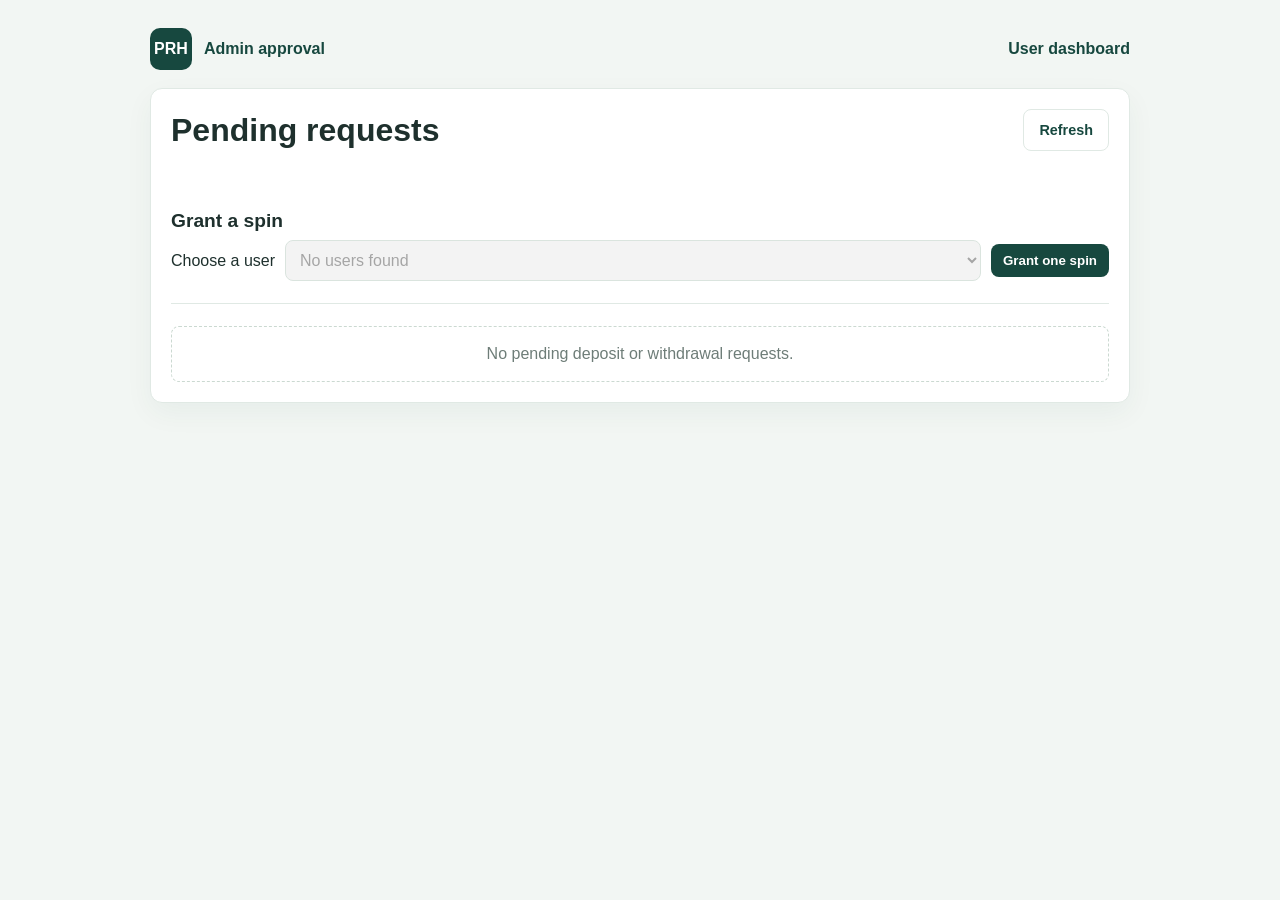
<file: admin.html>
<!DOCTYPE html>
<html lang="en">
<head>
  <meta charset="UTF-8" />
  <meta name="viewport" content="width=device-width, initial-scale=1.0" />
  <title>PRH | Admin Approval</title>
  <link rel="stylesheet" href="wallet.css" />
  <style>
    body { margin: 0; font-family: "Avenir Next", Arial, sans-serif; background: #f2f6f3; color: #1e302d; }
    .admin-shell { max-width: 980px; margin: 28px auto; padding: 0 20px 40px; }
    .admin-topbar { display: flex; align-items: center; justify-content: space-between; gap: 16px; margin-bottom: 18px; }
    .admin-brand { display: inline-flex; align-items: center; gap: 12px; font-weight: 800; color: #17483f; text-decoration: none; }
    .admin-brand-mark { width: 42px; height: 42px; display: grid; place-items: center; border-radius: 10px; color: white; background: #17483f; }
    .admin-card { background: white; border: 1px solid #e0e9e4; border-radius: 12px; padding: 20px; box-shadow: 0 10px 28px rgba(23,72,63,.05); }
    .admin-header { display: flex; justify-content: space-between; align-items: center; gap: 12px; margin-bottom: 18px; }
    .admin-header h1 { margin: 0; font-size: 2rem; }
    .admin-list { display: grid; gap: 14px; }
    .admin-request { display: flex; align-items: center; justify-content: space-between; gap: 14px; border: 1px solid #e0e9e4; border-radius: 10px; padding: 16px; }
    .admin-request-main strong { display: block; font-size: 1.05rem; }
    .admin-request-main p { margin: 6px 0 0; color: #6e7d78; font-size: 0.9rem; }
    .admin-request-side { display: flex; align-items: center; gap: 12px; }
    .admin-actions { display: flex; gap: 8px; }
    .admin-btn { border: none; border-radius: 8px; padding: 9px 12px; font-weight: 700; cursor: pointer; }
    .approve { background: #17483f; color: white; }
    .reject { background: #fff0ef; color: #a83f38; border: 1px solid #e7b9b5; }
    .empty { color: #6e7d78; text-align: center; padding: 18px; border: 1px dashed #cbd9d1; border-radius: 8px; }
    .status { margin-top: 12px; min-height: 1.2em; color: #6e7d78; }
    .status.error { color: #a83f38; }
    .status.success { color: #247650; }
    .admin-reward { margin: 22px 0; padding-bottom: 22px; border-bottom: 1px solid #e0e9e4; }
    .admin-reward h2 { margin: 0 0 8px; font-size: 1.2rem; }
    .admin-reward form { display: flex; align-items: center; gap: 10px; }
    .admin-reward select { min-width: 0; flex: 1; border: 1px solid #cbd9d1; border-radius: 8px; padding: 10px; font: inherit; }
    @media (max-width: 560px) { .admin-reward form { align-items: stretch; flex-direction: column; } }
  </style>
</head>
<body>
  <div class="admin-shell">
    <header class="admin-topbar">
      <a class="admin-brand" href="index.html"><span class="admin-brand-mark">PRH</span><span>Admin approval</span></a>
      <a class="wallet-admin-link" href="index.html">User dashboard</a>
    </header>

    <main class="admin-card">
      <div class="admin-header">
        <h1>Pending requests</h1>
        <button class="wallet-button wallet-button-quiet" id="refreshAdmin" type="button">Refresh</button>
      </div>
      <div class="status" id="adminStatus" aria-live="polite"></div>
      <section class="admin-reward" aria-labelledby="rewardUserHeading">
        <h2 id="rewardUserHeading">Grant a spin</h2>
        <form id="grantSpinForm">
          <label for="spinUserSelect">Choose a user</label>
          <select id="spinUserSelect" required></select>
          <button class="admin-btn approve" type="submit">Grant one spin</button>
        </form>
      </section>
      <div class="admin-list" id="adminList"></div>
    </main>
  </div>

  <script>
    function getAccounts() {
      try {
        const accounts = JSON.parse(localStorage.getItem('prhAccounts'));
        return Array.isArray(accounts) ? accounts : [];
      } catch {
        return [];
      }
    }

    function getRequestQueue() {
      try {
        const queue = JSON.parse(localStorage.getItem('prhRequestQueue'));
        return Array.isArray(queue) ? queue : [];
      } catch {
        return [];
      }
    }

    function saveAccounts(accounts) {
      localStorage.setItem('prhAccounts', JSON.stringify(accounts));
    }

    function saveRequestQueue(queue) {
      localStorage.setItem('prhRequestQueue', JSON.stringify(queue));
    }

    function formatGhs(amount) {
      return `GHS ${Number(amount).toLocaleString('en-GH', { minimumFractionDigits: 2, maximumFractionDigits: 2 })}`;
    }

    function renderSpinUsers() {
      const select = document.getElementById('spinUserSelect');
      const accounts = getAccounts();
      select.innerHTML = '';

      if (!accounts.length) {
        const option = document.createElement('option');
        option.value = '';
        option.textContent = 'No users found';
        select.append(option);
        select.disabled = true;
        return;
      }

      select.disabled = false;
      accounts.forEach((account) => {
        const option = document.createElement('option');
        option.value = account.email;
        option.textContent = `${account.name || account.email} (${Number(account.spinCredits) || 0} spins)`;
        select.append(option);
      });
    }

    function renderAdmin() {
      const list = document.getElementById('adminList');
      renderSpinUsers();
      const requests = getRequestQueue().filter((request) => request.status === 'pending');
      list.innerHTML = '';

      if (!requests.length) {
        list.innerHTML = '<div class="empty">No pending deposit or withdrawal requests.</div>';
        return;
      }

      requests.forEach((request) => {
        const row = document.createElement('div');
        row.className = 'admin-request';

        const main = document.createElement('div');
        main.className = 'admin-request-main';
        const heading = document.createElement('strong');
        heading.textContent = `${request.kind === 'deposit' ? 'Deposit request' : 'Withdrawal request'} · ${request.name || request.email}`;
        main.append(heading);

        const addDetail = (text) => {
          const detail = document.createElement('p');
          detail.textContent = text;
          main.append(detail);
        };

        addDetail(request.email);
        addDetail(`Submitted: ${new Date(request.createdAt).toLocaleString()}`);
        if (request.kind === 'deposit' && request.mobileMoneyName) {
          addDetail(`Mobile money account name: ${request.mobileMoneyName}`);
        }
        if (request.kind === 'withdrawal' && (request.withdrawalNumber || request.withdrawalNetwork)) {
          addDetail(`Withdrawal mobile money: ${request.withdrawalNumber || 'Number not provided'} · ${request.withdrawalNetwork || 'Network not provided'}`);
        }
        addDetail(request.note || 'No note provided');

        const side = document.createElement('div');
        side.className = 'admin-request-side';
        side.innerHTML = `
          <strong>${formatGhs(request.amount)}</strong>
          <div class="admin-actions">
            <button class="admin-btn approve" data-action="approve" data-id="${request.id}" type="button">Approve</button>
            <button class="admin-btn reject" data-action="reject" data-id="${request.id}" type="button">Reject</button>
          </div>
        `;

        row.append(main, side);
        list.append(row);
      });
    }

    function setStatus(message, kind = '') {
      const status = document.getElementById('adminStatus');
      status.textContent = message;
      status.className = `status${kind ? ` ${kind}` : ''}`;
    }

    function approveRequest(requestId, approve) {
      const queue = getRequestQueue();
      const request = queue.find((item) => item.id === requestId);
      const accounts = getAccounts();
      if (!request) return;

      const account = accounts.find((item) => item.email === request.email);
      if (!account) {
        setStatus('User account could not be found.', 'error');
        return;
      }

      if (approve) {
        if (request.kind === 'deposit') {
          account.balance = Number((Number(account.balance) + Number(request.amount)).toFixed(2));
        } else {
          if (Number(account.balance) < Number(request.amount)) {
            setStatus('This withdrawal cannot be approved because the balance is too low.', 'error');
            return;
          }
          account.balance = Number((Number(account.balance) - Number(request.amount)).toFixed(2));
        }
      }

      request.status = approve ? 'approved' : 'rejected';
      request.reviewedAt = Date.now();
      saveAccounts(accounts);
      saveRequestQueue(queue);
      setStatus(approve ? 'Request approved.' : 'Request rejected.', 'success');
      renderAdmin();
    }

    document.getElementById('refreshAdmin').addEventListener('click', renderAdmin);
    document.getElementById('grantSpinForm').addEventListener('submit', (event) => {
      event.preventDefault();
      const email = document.getElementById('spinUserSelect').value;
      const accounts = getAccounts();
      const account = accounts.find((item) => item.email === email);
      if (!account) {
        setStatus('Choose a valid user before granting a spin.', 'error');
        return;
      }

      account.spinCredits = (Number(account.spinCredits) || 0) + 1;
      saveAccounts(accounts);
      setStatus(`One spin granted to ${account.name || account.email}.`, 'success');
      renderAdmin();
    });
    document.getElementById('adminList').addEventListener('click', (event) => {
      const button = event.target.closest('button[data-id]');
      if (!button) return;
      const requestId = button.dataset.id;
      const approve = button.dataset.action === 'approve';
      approveRequest(requestId, approve);
    });

    renderAdmin();
  </script>
</body>
</html>
</file>
<file: wallet.css>
@import url('https://fonts.googleapis.com/css2?family=DM+Sans:wght@400;500;600;700&family=Manrope:wght@500;600;700;800&display=swap');

:root {
  --wallet-green: #17483f;
  --wallet-green-deep: #10352f;
  --wallet-leaf: #36836f;
  --wallet-ink: #1e302d;
  --wallet-muted: #6e7d78;
  --wallet-line: #e0e9e4;
  --wallet-bg: #f2f6f3;
  --wallet-white: #fff;
  --wallet-gold: #d4b069;
  --wallet-error: #a83f38;
  --wallet-success: #247650;
}

body.supabase-wallet {
  min-height: 100vh;
  padding: 0;
  background-color: var(--wallet-bg);
  background-image: linear-gradient(rgba(23,72,63,.025) 1px, transparent 1px), linear-gradient(90deg, rgba(23,72,63,.025) 1px, transparent 1px);
  background-size: 32px 32px;
  color: var(--wallet-ink);
  font-family: "DM Sans", "Avenir Next", sans-serif;
}

body.supabase-wallet > :not(#cloudWalletRoot) { display: none !important; }

#cloudWalletRoot {
  min-height: 100vh;
  display: flex;
  flex-direction: column;
}

.wallet-topbar {
  min-height: 74px;
  display: flex;
  align-items: center;
  justify-content: space-between;
  gap: 20px;
  padding: 12px max(24px, calc((100vw - 1180px) / 2));
  border-bottom: 1px solid var(--wallet-line);
  background: rgba(255,255,255,.96);
}

.wallet-brand, .wallet-user-nav { display: inline-flex; align-items: center; gap: 12px; }
.wallet-brand { color: var(--wallet-green); text-decoration: none; font-family: Manrope, sans-serif; font-weight: 800; }
.wallet-brand-mark { width: 42px; height: 42px; display: grid; place-items: center; border-radius: 10px; background: var(--wallet-green); color: white; font-size: .8rem; }
.wallet-user-nav { color: var(--wallet-muted); font-size: .9rem; }
.wallet-admin-link { color: var(--wallet-green); font-weight: 700; text-decoration: none; }

.wallet-main { width: min(1080px, calc(100% - 40px)); flex: 1; margin: 46px auto 64px; }
.wallet-auth { width: min(460px, 100%); margin: 6vh auto 0; padding: 34px; border: 1px solid var(--wallet-line); border-radius: 12px; background: linear-gradient(180deg, rgba(255,255,255,.98), rgba(245,249,247,.96)); box-shadow: 0 18px 48px rgba(31,58,49,.08); }
.wallet-auth:hover, .wallet-request-form:hover, .wallet-request-row:hover { transform: translateY(-1px); }
.wallet-auth-heading { margin-bottom: 24px; }
.wallet-eyebrow { margin: 0 0 9px; color: var(--wallet-leaf); font-size: .72rem; font-weight: 800; letter-spacing: .12em; }
.wallet-auth h1, .wallet-page-heading h1 { margin: 0; color: var(--wallet-ink); font-family: Manrope, "Avenir Next", sans-serif; font-size: 1.85rem; line-height: 1.2; }
.wallet-auth-heading > p:last-child { margin: 10px 0 0; color: var(--wallet-muted); line-height: 1.5; }
.wallet-auth-tabs { display: grid; grid-template-columns: 1fr 1fr; gap: 5px; margin-bottom: 24px; padding: 4px; border-radius: 9px; background: #eff4f0; }
.wallet-auth-tab { min-height: 42px; border: 0; border-radius: 7px; background: transparent; color: var(--wallet-muted); font: inherit; font-weight: 700; cursor: pointer; }
.wallet-auth-tab.is-active { background: white; color: var(--wallet-green); box-shadow: 0 2px 8px rgba(31,58,49,.1); }
.wallet-form, .wallet-request-form { display: grid; gap: 10px; }
.wallet-form label, .wallet-request-form label { margin-top: 5px; color: var(--wallet-ink); font-size: .88rem; font-weight: 700; }
.wallet-form input, .wallet-request-form input, .wallet-admin-note {
  width: 100%; min-height: 46px; padding: 10px 12px; border: 1px solid var(--wallet-line); border-radius: 8px; background: #fbfcfb; color: var(--wallet-ink); font: inherit; outline: none; transition: border-color .18s ease, box-shadow .18s ease, background .18s ease;
}
.wallet-form input:focus, .wallet-request-form input:focus, .wallet-admin-note:focus { border-color: var(--wallet-leaf); box-shadow: 0 0 0 3px rgba(54,131,111,.12); background: white; }
.wallet-button { min-height: 42px; padding: 10px 15px; border: 1px solid transparent; border-radius: 8px; font: inherit; font-size: .9rem; font-weight: 700; cursor: pointer; transition: background .18s ease, border-color .18s ease, transform .18s ease, box-shadow .18s ease; }
.wallet-button:hover:not(:disabled) { transform: translateY(-1px); }
.wallet-button:disabled { opacity: .55; cursor: not-allowed; transform: none; }
.wallet-button-primary { margin-top: 12px; background: var(--wallet-green); color: white; box-shadow: 0 10px 20px rgba(23,72,63,.12); }
.wallet-button-primary:hover:not(:disabled) { background: var(--wallet-green-deep); box-shadow: 0 12px 24px rgba(23,72,63,.16); }
.wallet-button-quiet { border-color: var(--wallet-line); background: white; color: var(--wallet-green); }
.wallet-button-quiet:hover:not(:disabled) { border-color: #adc7ba; background: #f7faf8; }
.wallet-status { min-height: 1.4em; margin: 14px 0 0; color: var(--wallet-muted); font-size: .88rem; line-height: 1.45; }
.wallet-status.is-error { color: var(--wallet-error); }
.wallet-status.is-success { color: var(--wallet-success); }
.wallet-notice { padding: 15px 17px; border: 1px solid #e7b9b5; border-radius: 8px; background: #fff3f2; color: var(--wallet-error); line-height: 1.5; }

.wallet-page-heading, .wallet-section-heading { display: flex; align-items: center; justify-content: space-between; gap: 18px; }
.wallet-page-heading { margin-bottom: 24px; }
.wallet-balance { padding: 25px 28px; border-radius: 12px; background: var(--wallet-green); color: white; box-shadow: 0 14px 32px rgba(23,72,63,.14); }
.wallet-balance p { margin: 0 0 9px; color: rgba(255,255,255,.76); font-size: .88rem; }
.wallet-balance strong { font-family: Manrope, sans-serif; font-size: clamp(2rem, 5vw, 2.8rem); font-weight: 800; }
.wallet-request-grid { display: grid; grid-template-columns: repeat(2, minmax(0, 1fr)); gap: 18px; margin-top: 24px; }
.wallet-request-form { align-content: start; padding: 22px; border: 1px solid var(--wallet-line); border-radius: 10px; background: white; transition: transform .18s ease, box-shadow .18s ease, border-color .18s ease; }
.wallet-request-form:hover { border-color: #cfe1d7; box-shadow: 0 8px 20px rgba(23,72,63,.05); }
.wallet-request-form h2, .wallet-section-heading h2 { margin: 0; font-family: Manrope, sans-serif; font-size: 1.12rem; }
.wallet-request-form > p { margin: -3px 0 5px; color: var(--wallet-muted); font-size: .88rem; line-height: 1.45; }
.wallet-history { margin-top: 30px; }
.wallet-section-heading { margin-bottom: 13px; }
.wallet-request-list { display: grid; gap: 10px; }
.wallet-request-row, .wallet-admin-request { padding: 16px 18px; border: 1px solid var(--wallet-line); border-radius: 9px; background: white; }
.wallet-request-row { display: flex; align-items: center; justify-content: space-between; gap: 16px; transition: transform .18s ease, box-shadow .18s ease, border-color .18s ease; }
.wallet-request-row:hover { border-color: #cfe1d7; box-shadow: 0 7px 18px rgba(23,72,63,.04); }
.wallet-request-primary { min-width: 0; }
.wallet-request-primary strong { display: block; color: var(--wallet-green-deep); }
.wallet-request-meta { margin-top: 4px; color: var(--wallet-muted); font-size: .8rem; line-height: 1.4; overflow-wrap: anywhere; }
.wallet-request-amount { white-space: nowrap; font-weight: 800; color: var(--wallet-green); }
.wallet-request-empty { padding: 21px; border: 1px dashed #cbd9d1; border-radius: 9px; color: var(--wallet-muted); text-align: center; }
.wallet-status-tag { display: inline-block; padding: 4px 8px; border-radius: 99px; background: #eef2ef; color: #5b6c64; font-size: .7rem; font-weight: 800; text-transform: uppercase; }
.wallet-status-tag.is-pending { background: #fff3dc; color: #805b12; }
.wallet-status-tag.is-approved { background: #e8f5ed; color: var(--wallet-success); }
.wallet-status-tag.is-rejected { background: #fff0ef; color: var(--wallet-error); }
.wallet-footer { padding: 18px 20px; border-top: 1px solid var(--wallet-line); color: var(--wallet-muted); font-size: .8rem; text-align: center; }
.wallet-mobile-signout { display: none; }

.wallet-admin-main { width: min(1120px, calc(100% - 40px)); margin: 42px auto 64px; flex: 1; }
.wallet-admin-login { width: min(440px, 100%); margin: 6vh auto 0; padding: 28px; border: 1px solid var(--wallet-line); border-radius: 10px; background: white; }
.wallet-admin-dashboard { display: grid; gap: 22px; }
.wallet-admin-toolbar { display: flex; flex-wrap: wrap; align-items: center; justify-content: space-between; gap: 15px; }
.wallet-admin-filters { display: flex; gap: 6px; padding: 4px; border-radius: 8px; background: #e9efeb; }
.wallet-admin-filter { min-height: 37px; padding: 7px 12px; border: 0; border-radius: 6px; background: transparent; color: var(--wallet-muted); font: inherit; font-size: .84rem; font-weight: 700; cursor: pointer; }
.wallet-admin-filter.is-active { background: white; color: var(--wallet-green); box-shadow: 0 1px 4px rgba(31,58,49,.12); }
.wallet-admin-list { display: grid; gap: 12px; }
.wallet-admin-request { display: grid; grid-template-columns: 1fr auto; gap: 18px; }
.wallet-admin-request h2 { margin: 0; font-size: 1.02rem; }
.wallet-admin-request p { margin: 7px 0 0; color: var(--wallet-muted); font-size: .86rem; line-height: 1.45; overflow-wrap: anywhere; }
.wallet-admin-request-main { min-width: 0; }
.wallet-admin-request-side { display: grid; justify-items: end; align-content: start; gap: 9px; }
.wallet-admin-request-amount { font-family: Manrope, sans-serif; font-size: 1.24rem; font-weight: 800; white-space: nowrap; }
.wallet-admin-controls { grid-column: 1 / -1; display: grid; grid-template-columns: minmax(0, 1fr) auto auto; gap: 8px; align-items: center; padding-top: 13px; border-top: 1px solid var(--wallet-line); }
.wallet-admin-note { min-height: 40px; }
.wallet-button-approve { background: var(--wallet-green); color: white; }
.wallet-button-reject { border-color: #e7b9b5; background: white; color: var(--wallet-error); }
.wallet-admin-count { color: var(--wallet-muted); font-size: .88rem; }

[hidden] { display: none !important; }

@media (prefers-reduced-motion: reduce) {
  *, *::before, *::after {
    animation: none !important;
    transition: none !important;
    scroll-behavior: auto !important;
  }
}

@media (max-width: 700px) {
  .wallet-topbar { min-height: 64px; padding: 10px 16px; }
  .wallet-main, .wallet-admin-main { width: min(100% - 24px, 540px); margin-top: 24px; }
  .wallet-auth { margin-top: 2vh; padding: 23px 19px; }
  .wallet-request-grid { grid-template-columns: 1fr; gap: 12px; margin-top: 17px; }
  .wallet-page-heading { align-items: flex-end; }
  .wallet-page-heading h1 { font-size: 1.5rem; }
  .wallet-mobile-signout { display: inline-flex; }
  .wallet-user-nav > span, .wallet-user-nav > #cloudSignOut { display: none; }
  .wallet-balance { padding: 22px; }
  .wallet-request-row { align-items: flex-start; }
  .wallet-admin-request { grid-template-columns: 1fr; }
  .wallet-admin-request-side { grid-template-columns: auto auto; justify-items: start; justify-content: space-between; }
  .wallet-admin-controls { grid-template-columns: 1fr 1fr; }
  .wallet-admin-note { grid-column: 1 / -1; }
  .wallet-admin-toolbar { align-items: flex-start; flex-direction: column; }
}
</file>
